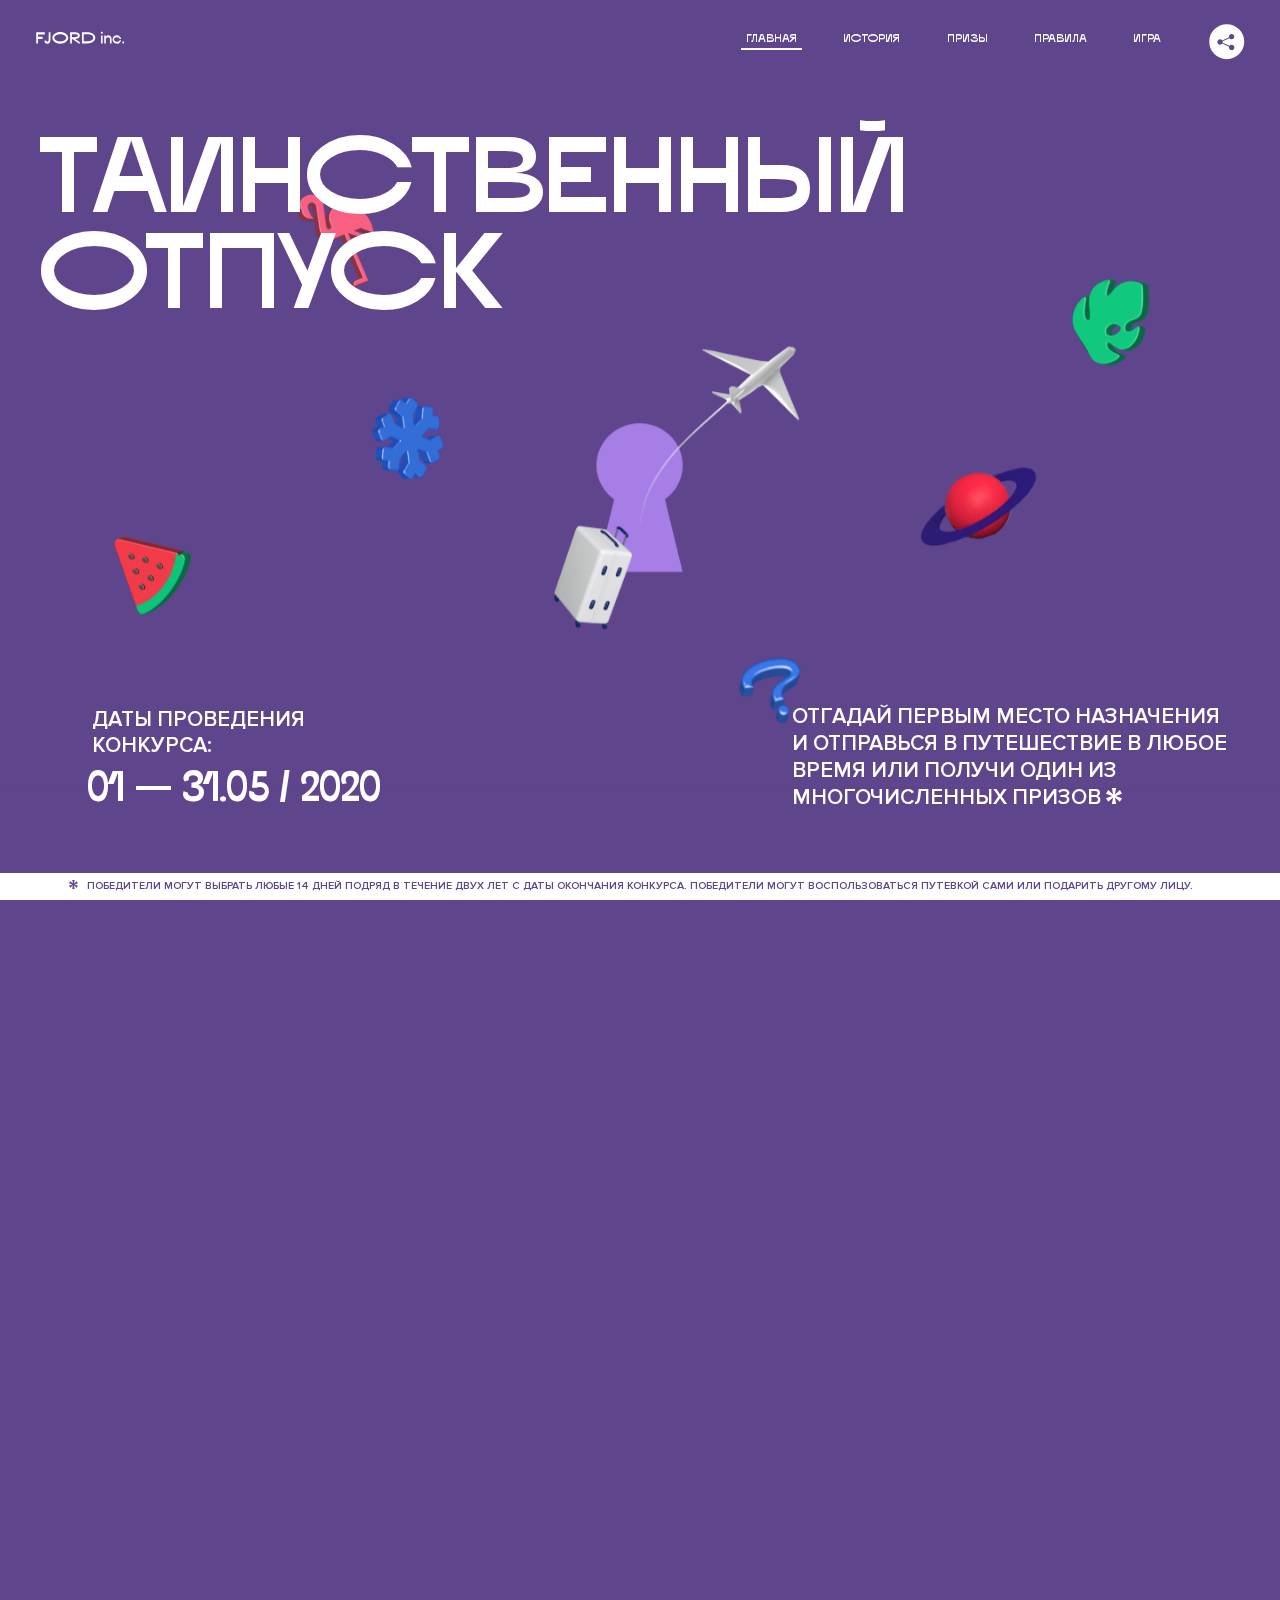
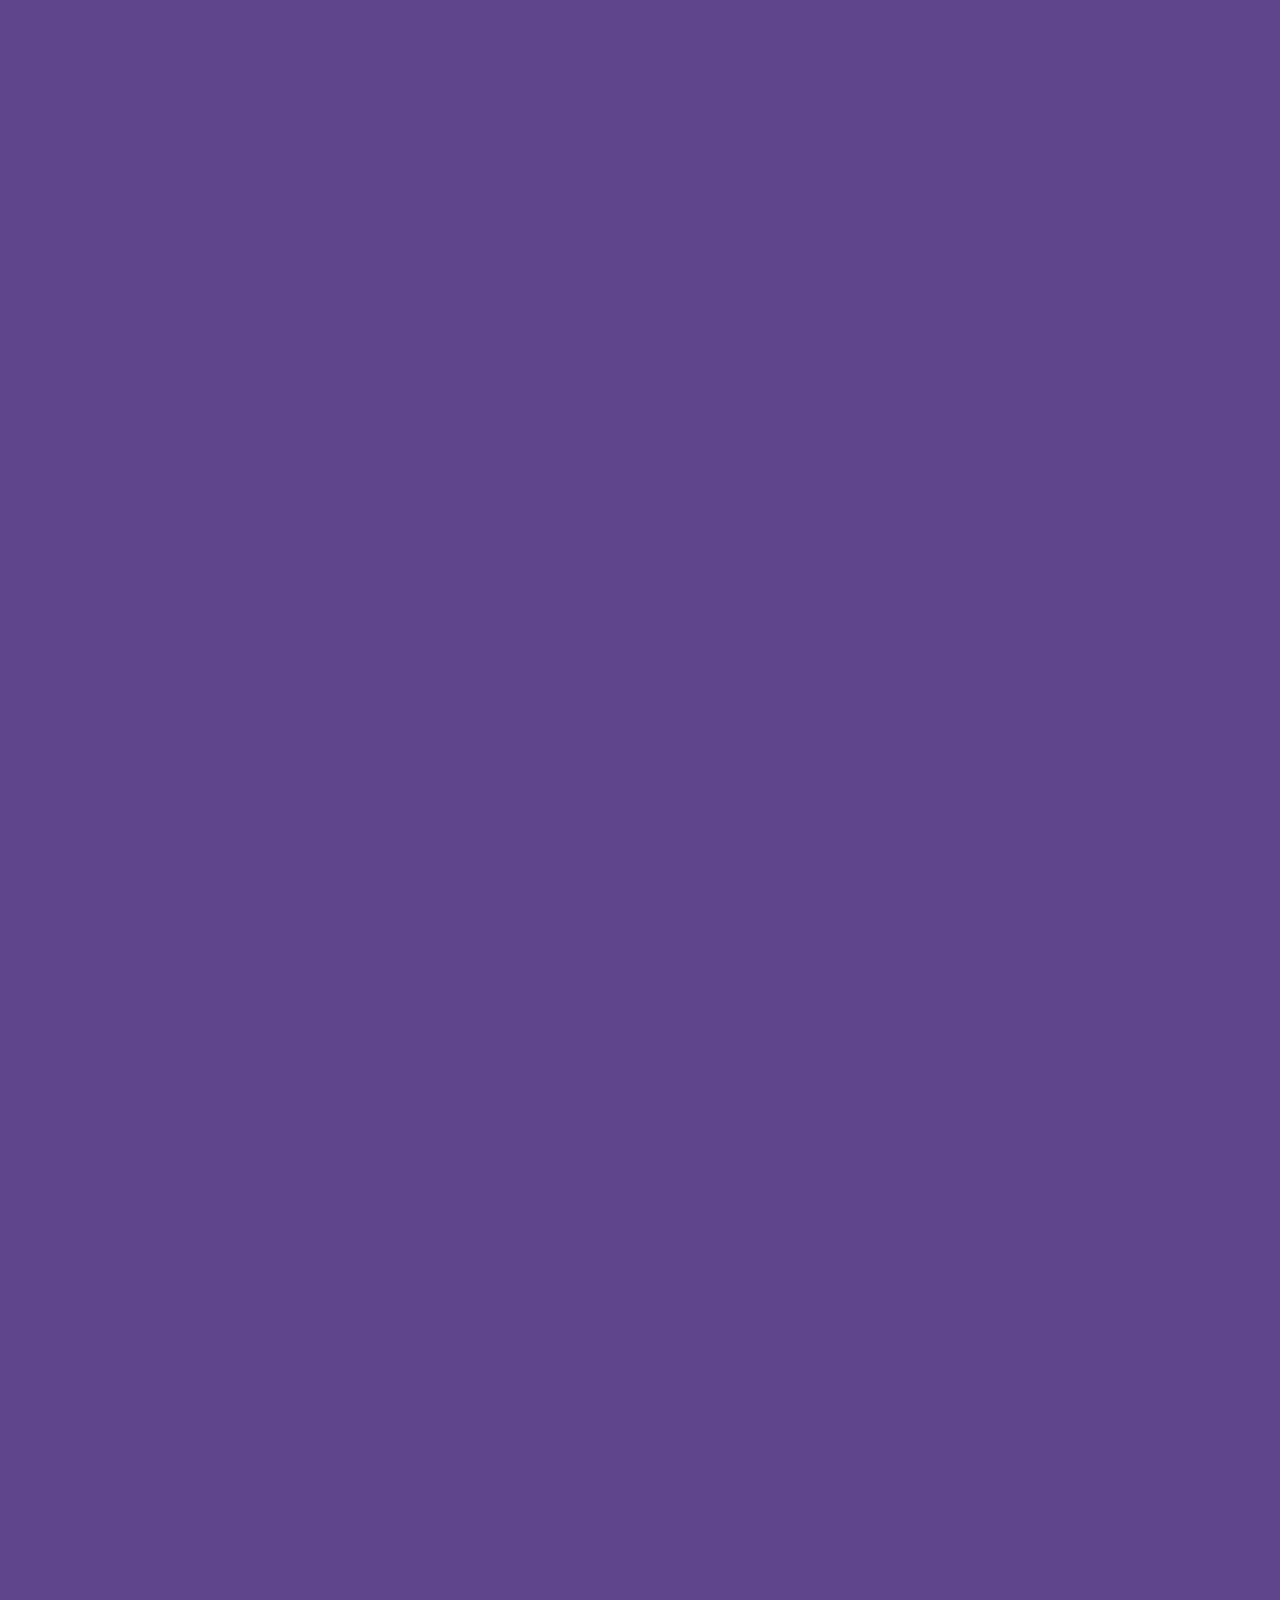
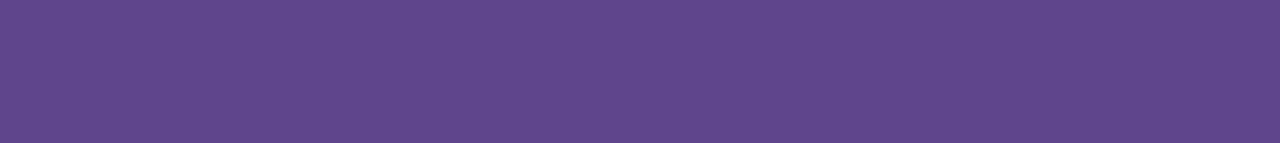
<file: 1/index.html>
<!DOCTYPE html>
<html lang="ru">
<head>
  <meta charset="UTF-8">
  <meta name="description" content="">
  <meta name="viewport" content="width=device-width, initial-scale=1.0">
  <meta http-equiv="X-UA-Compatible" content="ie=edge">
  <title>Mysterious Vacation</title>
  <link rel="stylesheet" href="css/style.min.css">
<link href="css/style.min.css" rel="stylesheet">  <base href="https://htmlacademy-animation.github.io/103788-magic-vacation-1/1/">
</head>
<body>

  <header class="page-header js-header">
    <div class="page-header__wrapper">
      <a href="#" class="page-header__logo" aria-label="Перейти на страницу FJORD.Inc">
        <svg width="100" height="15" viewBox="0 0 100 15" fill="none" xmlns="http://www.w3.org/2000/svg">
          <path d="M0.26 1.4V14H2.276V8.906H7.334V6.44H2.276V3.848H9.872V1.4H0.26ZM12.733 14.36C15.127 14.36 16.243 12.65 16.243 9.5V1.4H14.263V8.96C14.263 11.21 13.723 11.876 12.733 11.876C11.833 11.876 11.473 11.3 11.347 10.58L9.36702 10.94C9.63702 13.046 10.663 14.36 12.733 14.36ZM18.3918 7.7C18.3918 11.372 22.3878 14.36 27.3198 14.36C32.2518 14.36 36.2478 11.372 36.2478 7.7C36.2478 4.028 32.2518 1.04 27.3198 1.04C22.3878 1.04 18.3918 4.028 18.3918 7.7ZM20.6058 7.7C20.6058 5.378 23.6118 3.524 27.3198 3.524C30.9918 3.524 33.9798 5.378 33.9798 7.7C33.9798 10.004 30.9918 11.858 27.3198 11.858C23.6118 11.858 20.6058 10.004 20.6058 7.7ZM40.403 14V8.906H40.799L49.079 14.702V12.38L44.039 8.906H44.201C47.999 8.906 49.277 7.304 49.277 5.162C49.277 3.092 47.999 1.4 44.201 1.4H38.387V14H40.403ZM43.535 3.722C45.785 3.722 47.045 4.136 47.045 5.432C47.045 6.764 45.785 7.034 43.535 7.034H40.403V3.722H43.535ZM51.6936 1.382V14H57.8676C62.7456 14 66.7236 11.534 66.7236 7.7C66.7236 3.848 62.7456 1.382 57.8676 1.382H51.6936ZM53.7096 11.624V3.722H57.5436C61.5396 3.722 64.4916 5.018 64.4916 7.7C64.4916 10.238 61.5396 11.624 57.5436 11.624H53.7096ZM73.1832 14.018H74.9832V5H73.1832V14.018ZM72.9132 1.976C72.9132 2.57 73.3992 3.092 74.0832 3.092C74.7492 3.092 75.2352 2.57 75.2352 1.976C75.2352 1.382 74.7672 0.805999 74.0832 0.805999C73.3812 0.805999 72.9132 1.382 72.9132 1.976ZM76.7867 14H78.5687V9.104C78.7487 8.006 79.5947 6.962 81.0887 6.962C82.1147 6.962 83.2667 7.448 83.2667 9.554V14H85.0487V9.014C85.0487 6.152 83.2307 4.73 81.3587 4.73C79.9187 4.73 79.0727 5.558 78.5687 6.854V5H76.7867V14ZM90.9898 14.27C93.5098 14.27 95.3818 12.506 95.7238 10.328H94.0498C93.7258 11.3 92.6998 12.02 90.9898 12.02C88.8478 12.02 87.7678 10.922 87.7678 9.59C87.7678 8.24 88.8478 6.962 90.9898 6.962C92.7538 6.962 93.7978 7.844 94.0858 8.924H95.7418C95.4358 6.71 93.6178 4.73 90.9898 4.73C88.0918 4.73 86.1298 7.124 86.1298 9.59C86.1298 12.074 88.1278 14.27 90.9898 14.27ZM97.0693 12.938C97.0693 13.658 97.5553 14.144 98.2753 14.144C98.9953 14.144 99.4813 13.658 99.4813 12.938C99.4813 12.2 98.9953 11.714 98.2753 11.714C97.5553 11.714 97.0693 12.2 97.0693 12.938Z" fill="currentColor"></path>
        </svg>
      </a>
      <button class="page-header__toggler js-menu-toggler" type="button" aria-label="Управление мобильным меню"><span>Меню</span></button>
      <nav class="page-header__nav">
        <div class="page-header__menu js-menu" id="menu">
          <ul>
            <li>
              <a class="js-menu-link active" href="#top" data-href="top">главная</a>
            </li>
            <li>
              <a class="js-menu-link" href="#story" data-href="story">история</a>
            </li>
            <li>
              <a class="js-menu-link" href="#prizes" data-href="prizes">призы</a>
            </li>
            <li>
              <a class="js-menu-link" href="#rules" data-href="rules">правила</a>
            </li>
            <li>
              <a class="js-menu-link" href="#game" data-href="game">игра</a>
            </li>
          </ul>
        </div>
        <div class="page-header__social">
          <div class="social-block js-social-block">
            <button class="social-block__toggler" aria-label="Управлять блоком с социальными кнопками">
              <svg width="26" height="22" viewBox="0 0 27 22" fill="none" xmlns="http://www.w3.org/2000/svg">
                <path d="M19.6721 7.43664C21.6273 7.43664 23.213 5.85095 23.213 3.89566C23.213 1.94037 21.6273 0.354675 19.6721 0.354675C17.7168 0.354675 16.1311 1.94037 16.1311 3.89566C16.1311 4.19968 16.1728 4.49178 16.2458 4.77345L7.21751 8.95527C6.57519 8.05214 5.52303 7.46049 4.33078 7.46049C2.37549 7.46049 0.789795 9.04618 0.789795 11.0015C0.789795 12.9568 2.37549 14.5425 4.33078 14.5425C5.52303 14.5425 6.57668 13.9508 7.21751 13.0477L16.2458 17.2295C16.1743 17.5112 16.1311 17.8033 16.1311 18.1073C16.1311 20.0626 17.7168 21.6483 19.6721 21.6483C21.6273 21.6483 23.213 20.0626 23.213 18.1073C23.213 16.152 21.6273 14.5663 19.6721 14.5663C18.4798 14.5663 17.4262 15.158 16.7853 16.0611L7.75701 11.8793C7.82854 11.5976 7.87176 11.3055 7.87176 11.0015C7.87176 10.6974 7.83003 10.4053 7.75701 10.1237L16.7853 5.94186C17.4262 6.84499 18.4783 7.43664 19.6721 7.43664Z" fill="currentColor"></path>
              </svg>
            </button>
            <ul class="social-block__list">
              <li>
                <a class="social-block__link social-block__link--fb" href="#" aria-label="Мы на Facebook">
                  <svg width="8" height="17" viewBox="0 0 8 17" fill="none" xmlns="http://www.w3.org/2000/svg">
                    <path d="M4.24646 16.9899H1.09275L1.05793 8.49828H0V5.30707H1.05793V3.81124C1.05793 1.42084 2.57654 0 5.21735 0H7.41758V3.18585H5.30841C4.28262 3.18585 4.2478 3.48582 4.2478 4.24914V5.30707H7.42964L7.16716 8.49828H4.2478V16.9899H4.24646Z" fill="currentColor"></path>
                  </svg>
                </a>
              </li>
              <li>
                <a class="social-block__link social-block__link--insta" href="#" aria-label="Мы в Instagram">
                  <svg width="15" height="15" viewBox="0 0 15 15" fill="none" xmlns="http://www.w3.org/2000/svg">
                    <path d="M11.0197 0H4.19806C2.14246 0 0.471191 1.66993 0.471191 3.72285V10.5499C0.471191 12.6082 2.14112 14.2727 4.19806 14.2727H11.0197C13.0753 14.2727 14.7466 12.6082 14.7466 10.5499V3.72285C14.7466 1.67127 13.0753 0 11.0197 0ZM11.0197 12.4849H4.19806C3.13076 12.4849 2.26432 11.6158 2.26432 10.5512V3.72419C2.26432 2.65956 3.13076 1.79715 4.19806 1.79715H11.0197C12.087 1.79715 12.9535 2.6609 12.9535 3.72419V10.5512C12.9535 11.6145 12.087 12.4849 11.0197 12.4849Z" fill="currentColor"></path>
                    <path d="M7.60887 3.11084C5.38989 3.11084 3.58203 4.9187 3.58203 7.14036C3.58203 9.35532 5.38989 11.1645 7.60887 11.1645C9.83053 11.1645 11.6357 9.35666 11.6357 7.14036C11.6357 4.9187 9.83053 3.11084 7.60887 3.11084ZM7.60887 9.36871C6.37551 9.36871 5.37784 8.37372 5.37784 7.14036C5.37784 5.90699 6.37551 4.90665 7.60887 4.90665C8.83822 4.90665 9.84259 5.90833 9.84259 7.14036C9.84392 8.37238 8.83822 9.36871 7.60887 9.36871Z" fill="currentColor"></path>
                    <path d="M11.3573 2.35962C10.8256 2.35962 10.3931 2.79752 10.3931 3.32381C10.3931 3.85546 10.8256 4.29336 11.3573 4.29336C11.8862 4.29336 12.3215 3.85546 12.3215 3.32381C12.3215 2.79752 11.8862 2.35962 11.3573 2.35962Z" fill="currentColor"></path>
                  </svg>
                </a>
              </li>
              <li>
                <a class="social-block__link social-block__link--vk" href="#" aria-label="Мы ВКонтакте">
                  <svg width="17" height="10" viewBox="0 0 17 10" fill="none" xmlns="http://www.w3.org/2000/svg">
                    <path d="M14.1234 4.9002C14.1234 4.9002 16.3623 1.72708 16.5866 0.680242C16.6595 0.312285 16.4947 0.103188 16.1069 0.103188C16.1069 0.103188 14.8193 0.103188 14.168 0.103188C13.7235 0.103188 13.5587 0.293278 13.4235 0.579768C13.4235 0.579768 12.3724 2.82553 11.0969 4.24712C10.6861 4.70333 10.4781 4.84318 10.2511 4.84318C10.0646 4.84318 9.98625 4.6911 9.98625 4.27834V0.649016C9.98625 0.147997 9.92545 0.00135496 9.5066 0.00135496H6.39628C6.15578 0.00135496 6.0085 0.134417 6.0085 0.324506C6.0085 0.801084 6.73406 0.908351 6.73406 2.20231V4.87305C6.73406 5.40529 6.70569 5.61575 6.45303 5.61575C5.78016 5.61575 4.19528 3.30618 3.30623 0.678887C3.12923 0.145282 2.93737 0 2.43475 0H0.486409C0.205373 0 0 0.190085 0 0.476576C0 0.991172 0.60666 3.40801 2.99277 6.64358C4.59927 8.8201 6.70569 10 8.60269 10C9.76196 10 10.0416 9.80312 10.0416 9.31432V7.63883C10.0416 7.22607 10.2065 7.04956 10.4429 7.04956C10.7078 7.04956 11.1847 7.13238 12.2805 8.22268C13.5843 9.47862 13.6762 10 14.3896 10H16.5676C16.7919 10 17 9.89273 17 9.52342C17 9.02919 16.3623 8.15343 15.384 7.10659C14.9801 6.56755 14.3302 5.98914 14.1248 5.72301C13.8275 5.40801 13.9154 5.23014 14.1234 4.9002Z" fill="currentColor"></path>
                  </svg>
                </a>
              </li>
            </ul>
          </div>
        </div>
      </nav>
    </div>
  </header>

  <main class="page-content">

    <section class="animation-screen"></section>

    <section class="screen screen--hidden screen--intro js-scrollspy" id="top">
      <div class="screen__wrapper">
        <div class="intro">
          <h1 class="intro__title">Таинственный отпуск</h1>
          <div class="intro__content">
            <div class="intro__info">
              <p class="intro__label">Даты проведения конкурса:</p>
              <p class="intro__date">01 — 31.05 / 2020</p>
            </div>
            <div class="intro__message">
              <p>
                Отгадай первым место назначения и&nbsp;отправься в&nbsp;путешествие в&nbsp;любое время или получи один из многочисленных призов
                <svg width="16" height="16" viewBox="0 0 10 10" fill="none" xmlns="http://www.w3.org/2000/svg">
                  <path d="M0 6.35337L3.90271 4.99012L0 3.64663L1.34615 1.32374L4.44287 4.01073L3.67364 0H6.34615L5.57692 4.01073L8.65385 1.32374L10 3.64663L6.13405 4.99012L10 6.35337L8.65385 8.65651L5.57692 5.98927L6.34615 10H3.67364L4.44287 5.96952L1.34615 8.65651L0 6.35337Z" fill="currentColor"></path>
                </svg>
              </p>
            </div>
          </div>
        </div>
      </div>
      <div class="screen__footer js-footer">
        <button class="screen__footer-enlarge js-footer-toggler" type="button" aria-label="Показать сообщение">
          <svg width="10" height="10" viewBox="0 0 10 10" fill="none" xmlns="http://www.w3.org/2000/svg">
            <path d="M0 6.35337L3.90271 4.99012L0 3.64663L1.34615 1.32374L4.44287 4.01073L3.67364 0H6.34615L5.57692 4.01073L8.65385 1.32374L10 3.64663L6.13405 4.99012L10 6.35337L8.65385 8.65651L5.57692 5.98927L6.34615 10H3.67364L4.44287 5.96952L1.34615 8.65651L0 6.35337Z" fill="currentColor"></path>
          </svg>
        </button>
        <button class="screen__footer-collapse js-footer-toggler" type="button" aria-label="Скрыть сообщение">
          <svg width="13" height="13" viewBox="0 0 13 13" fill="none" xmlns="http://www.w3.org/2000/svg">
            <line x1="12.3536" y1="0.353553" x2="0.738349" y2="11.9688" stroke="currentColor"></line>
            <line x1="0.738319" y1="0.539925" x2="12.3535" y2="12.1551" stroke="currentColor"></line>
          </svg>
        </button>
        <div class="screen__footer-wrapper">
          <div class="screen__footer-announce">
            <p class="screen__footer-label">Даты проведения конкурса:</p>
            <p class="screen__footer-date">01 — 31.05 / 2020</p>
          </div>
          <div class="screen__footer-note">
            <p>
              <svg width="10" height="10" viewBox="0 0 10 10" fill="none" xmlns="http://www.w3.org/2000/svg">
                <path d="M0 6.35337L3.90271 4.99012L0 3.64663L1.34615 1.32374L4.44287 4.01073L3.67364 0H6.34615L5.57692 4.01073L8.65385 1.32374L10 3.64663L6.13405 4.99012L10 6.35337L8.65385 8.65651L5.57692 5.98927L6.34615 10H3.67364L4.44287 5.96952L1.34615 8.65651L0 6.35337Z" fill="currentColor"></path>
              </svg>
              <span>Победители могут выбрать любые 14 дней подряд в&nbsp;течение двух лет с&nbsp;даты окончания конкурса. Победители могут воспользоваться путевкой сами или подарить другому лицу.</span>
            </p>
          </div>
        </div>
      </div>
    </section>

    <section class="screen screen--hidden screen--story js-scrollspy" id="story">

      <div class="slider swiper-container js-slider">

        <div class="swiper-wrapper">

          <div class="slider__item swiper-slide">
            <h2 class="slider__item-title">История</h2>
            <p class="slider__item-text">Джеймс Таргет был основателем компании &laquo;Fjord Inc.&raquo;. С&nbsp;1965 года &laquo;Fjord Inc.&raquo; прославилась надёжными и&nbsp;удобными чемоданами и&nbsp;аксессуарами для туристов.</p>
          </div>

          <div class="slider__item swiper-slide">
            <p class="slider__item-text">Когда Джеймсу было 7&nbsp;лет, в&nbsp;их&nbsp;доме гостил дядюшка и&nbsp;развлекал детей рассказами о&nbsp;своей поездке в&nbsp;место, показавшееся малышу Таргету невероятным. Тогда Джеймс решил, что однажды посетит его, но&nbsp;не&nbsp;будет рассказывать о&nbsp;мечте, пока не&nbsp;осуществит.</p>
          </div>

          <div class="slider__item swiper-slide">
            <p class="slider__item-text">Джеймс Таргет стал увлеченным путешественником. Он&nbsp;посетил 5&nbsp;континентов, 126&nbsp;стран.</p>
          </div>

          <div class="slider__item swiper-slide">
            <p class="slider__item-text">Он&nbsp;сплавлялся по&nbsp;Амазонке и&nbsp;погружался в&nbsp;пещеры Франции, медитировал в&nbsp;горах Тибета и&nbsp;пожимал руку вождя племени Акугауа.</p>
          </div>

          <div class="slider__item swiper-slide">
            <p class="slider__item-text">Из&nbsp;своих поездок Джеймс Таргет привозил идеи, как сделать свои чемоданы &laquo;Fjord Inc.&raquo; удобными и&nbsp;приспособленными к&nbsp;разным дорожным условиям.</p>
          </div>

          <div class="slider__item swiper-slide">
            <p class="slider__item-text">Всё это время Джеймс не&nbsp;оставлял идею поездки своей мечты. Однако, как только он&nbsp;брался за&nbsp;планирование, возникали препятствия, не&nbsp;позволяющие отправиться туда.</p>
          </div>

          <div class="slider__item swiper-slide">
            <p class="slider__item-text">В&nbsp;возрасте 67&nbsp;лет Джеймс Таргет попал под лавину и&nbsp;погиб. В&nbsp;своём завещании он&nbsp;поручил отправить в&nbsp;заветное путешествие трёх смельчаков, единых с&nbsp;ним духом.</p>
          </div>

          <div class="slider__item swiper-slide">
            <p class="slider__item-text">Тех, кто сможет узнать таинственное место, задавая вопросы специально обученному ИИ&nbsp;&laquo;Соне&raquo;, ждет фантастическое путешествие.</p>
          </div>
        </div>
        <div class="slider__controls">
          <button class="slider__control slider__control--prev js-control-prev" type="button" aria-label="Показать предыдущую историю">
            <svg width="12" height="22" viewBox="0 0 12 22" fill="none" xmlns="http://www.w3.org/2000/svg">
              <path d="M11 1L1 11L11 21" stroke="currentColor" stroke-width="2" stroke-linejoin="round"></path>
            </svg>
          </button>
          <button class="slider__control slider__control--next js-control-next" type="button" aria-label="Показать следующую историю">
            <svg width="12" height="22" viewBox="0 0 12 22" fill="none" xmlns="http://www.w3.org/2000/svg">
              <path d="M1 1L11 11L1 21" stroke="currentColor" stroke-width="2" stroke-linejoin="round"></path>
            </svg>
          </button>
        </div>
        <div class="slider__pagination swiper-pagination"></div>
      </div>
    </section>

    <section class="screen screen--hidden screen--prizes js-scrollspy" id="prizes">
      <div class="screen__wrapper">
        <div class="prizes">
          <h2 class="prizes__title">ПРизы</h2>
          <div class="prizes__lead">
            <p>Найди ответ и&nbsp;получи один из&nbsp;призов:</p>
          </div>
          <ul class="prizes__list">
            <li class="prizes__item prizes__item--journeys">
              <div class="prizes__icon">
                <picture>
                  <source srcset="img/prize1-mob.svg" media="(orientation: portrait)">
                  <img src="img/prize1.svg" alt="">
                </picture>
              </div>
              <p class="prizes__desc">
                <b>3</b>
                <span>загадочных путешествия</span>
              </p>
            </li>
            <li class="prizes__item prizes__item--cases">
              <div class="prizes__icon">
                <picture>
                  <source srcset="img/prize2-mob.svg" media="(orientation: portrait)">
                  <img src="img/prize2.svg" alt="">
                </picture>
              </div>
              <p class="prizes__desc">
                <b>7</b>
                <span>надежных чемоданов</span>
              </p>
            </li>
            <li class="prizes__item prizes__item--codes">
              <div class="prizes__icon">
                <picture>
                  <source srcset="img/prize3-mob.svg" media="(orientation: portrait)">
                  <img src="img/prize3.svg" alt="">
                </picture>
              </div>
              <p class="prizes__desc">
                <b>900</b>
                <span>
                  промокодов на&nbsp;скидку 15%
                  <svg width="10" height="10" viewBox="0 0 10 10" fill="none" xmlns="http://www.w3.org/2000/svg">
                    <path d="M0 6.35337L3.90271 4.99012L0 3.64663L1.34615 1.32374L4.44287 4.01073L3.67364 0H6.34615L5.57692 4.01073L8.65385 1.32374L10 3.64663L6.13405 4.99012L10 6.35337L8.65385 8.65651L5.57692 5.98927L6.34615 10H3.67364L4.44287 5.96952L1.34615 8.65651L0 6.35337Z" fill="currentColor"></path>
                  </svg>
                </span>
              </p>
            </li>
          </ul>
        </div>
      </div>
      <div class="screen__footer js-footer">
        <button class="screen__footer-enlarge js-footer-toggler" type="button" aria-label="Показать сообщение">
          <svg width="10" height="10" viewBox="0 0 10 10" fill="none" xmlns="http://www.w3.org/2000/svg">
            <path d="M0 6.35337L3.90271 4.99012L0 3.64663L1.34615 1.32374L4.44287 4.01073L3.67364 0H6.34615L5.57692 4.01073L8.65385 1.32374L10 3.64663L6.13405 4.99012L10 6.35337L8.65385 8.65651L5.57692 5.98927L6.34615 10H3.67364L4.44287 5.96952L1.34615 8.65651L0 6.35337Z" fill="currentColor"></path>
          </svg>
        </button>
        <button class="screen__footer-collapse js-footer-toggler" type="button" aria-label="Скрыть сообщение">
          <svg width="13" height="13" viewBox="0 0 13 13" fill="none" xmlns="http://www.w3.org/2000/svg">
            <line x1="12.3536" y1="0.353553" x2="0.738349" y2="11.9688" stroke="currentColor"></line>
            <line x1="0.738319" y1="0.539925" x2="12.3535" y2="12.1551" stroke="currentColor"></line>
          </svg>
        </button>
        <div class="screen__footer-wrapper">
          <div class="screen__footer-announce">
            <p class="screen__footer-label">Даты проведения конкурса:</p>
            <p class="screen__footer-date">01 — 31.05 / 2020</p>
          </div>
          <div class="screen__footer-note">
            <p>
              <svg width="10" height="10" viewBox="0 0 10 10" fill="none" xmlns="http://www.w3.org/2000/svg">
                <path d="M0 6.35337L3.90271 4.99012L0 3.64663L1.34615 1.32374L4.44287 4.01073L3.67364 0H6.34615L5.57692 4.01073L8.65385 1.32374L10 3.64663L6.13405 4.99012L10 6.35337L8.65385 8.65651L5.57692 5.98927L6.34615 10H3.67364L4.44287 5.96952L1.34615 8.65651L0 6.35337Z" fill="currentColor"></path>
              </svg>
              <span>Скидка&nbsp;15% на&nbsp;единоразовое приобретение путёвки с&nbsp;1&nbsp;июня 2020 по&nbsp;31&nbsp;мая 2022&nbsp;года. Суммируется с&nbsp;другими акциями</span>
            </p>
          </div>
        </div>
      </div>
    </section>

    <section class="screen screen--hidden screen--rules js-scrollspy" id="rules">
      <div class="screen__wrapper">
        <div class="rules">
          <h2 class="rules__title">Правила</h2>
          <div class="rules__lead">
            <p>Для того чтобы получить наследство Джеймса Таргета, тебе нужно выведать у&nbsp;&laquo;Сони&raquo;, куда предстоит отправиться тебе в&nbsp;случае победы</p>
          </div>
          <ol class="rules__list">
            <li class="rules__item">
              <p>Тебе отводится <br>5&nbsp;минут</p>
            </li>
            <li class="rules__item">
              <p>Задавай любые вопросы в&nbsp;текстовом поле</p>
            </li>
            <li class="rules__item">
              <p>Нажимай кнопку &laquo;Узнать&raquo;, чтобы получить ответ</p>
            </li>
            <li class="rules__item">
              <p>&laquo;Соня&raquo; может отвечать только&nbsp;Да или Нет</p>
            </li>
          </ol>
          <a href="#game" class="rules__link btn">Погнали!</a>
        </div>
      </div>
      <div class="screen__disclaimer">
        <div class="disclaimer">
          <ul>
            <li>
              <a href="#">Правовая информация</a>
            </li>
            <li>
              <a href="#">Подробные правила</a>
            </li>
          </ul>
        </div>
      </div>
    </section>

    <section class="screen screen--hidden screen--game js-scrollspy" id="game">
      <div class="screen__wrapper">
        <div class="game">
          <div class="game__header">
            <h2 class="game__title">Игра</h2>
            <div class="game__counter">
              <span>05</span>:<span>00</span>
            </div>
          </div>
          <div class="game__body">
            <div class="chat">
              <div class="chat__body js-chat">
                <ul class="chat__list" id="messages"></ul>
              </div>
              <div class="chat__footer">
                <form action="#" method="post" class="form" id="message-form">
                  <label for="message-field" class="visually-hidden">Поле для ввода вопроса</label>
                  <input type="text" class="form__field" id="message-field">
                  <button class="form__button btn">
                    Узнать
                    <svg width="18" height="19" viewBox="0 0 18 19" fill="none" xmlns="http://www.w3.org/2000/svg">
                      <path stroke="currentColor" stroke-width="2" d="M9 19V1"></path>
                      <path d="M1 9l8-8 8 8" stroke="currentColor" stroke-width="2" stroke-linejoin="round"></path>
                    </svg>
                  </button>
                </form>
              </div>
            </div>
          </div>
          <!-- временные кнопки для показа результата -->
          <div class="game__buttons">
            <button class="game__button btn js-show-result" type="button" data-target="result">Положительный результат</button>
            <button class="game__button btn js-show-result" type="button" data-target="result2">Положительный результат - 2</button>
            <button class="game__button btn js-show-result" type="button" data-target="result3">Отрицательный результат</button>
          </div>
        </div>
      </div>
    </section>

    <section class="screen screen--hidden screen--result" id="result">
      <div class="screen__wrapper">
        <div class="result result--trip">
          <div class="result__image">
            <picture>
              <source srcset="img/result1-mob.png 1x, img/result1-mob@2x.png 2x" media="(max-width: 768px) and (orientation: portrait)">
              <img src="img/result1.png" srcset="img/result1@2x.png 2x" alt="">
            </picture>
          </div>
          <h2 class="result__title">
            <span class="visually-hidden">ПОбеда!</span>
            <svg xmlns="http://www.w3.org/2000/svg" viewBox="0 0 568.85 109.24">
              <path d="M16,24.44V92H2.6V8H75V92H61.52V24.44H16Z" transform="translate(-2.1 -1.5)" fill="none" stroke="currentColor"></path>
              <path d="M148.76,5.6c32.88,0,59.52,19.92,59.52,44.4s-26.64,44.4-59.52,44.4S89.24,74.48,89.24,50,115.88,5.6,148.76,5.6Zm0,72.12c24.48,0,44.4-12.36,44.4-27.72s-19.92-27.84-44.4-27.84C124,22.16,104,34.52,104,50S124,77.72,148.76,77.72Z" transform="translate(-2.1 -1.5)" fill="none" stroke="currentColor"></path>
              <path d="M287.36,8V24.44H236v14.4h25.32c25.44,0,34,11.16,34,26.52,0,15.6-8.52,26.64-34,26.64H222.56V8h64.8ZM256.88,76.52c15.12,0,23.52-2,23.52-11.52S272,54.44,256.88,54.44H236V76.52h20.88Z" transform="translate(-2.1 -1.5)" fill="none" stroke="currentColor"></path>
              <path d="M371.47,8V24.44H320.84V41.6h33.6V58h-33.6V75.56h50.64V92H307.4V8h64.08Z" transform="translate(-2.1 -1.5)" fill="none" stroke="currentColor"></path>
              <path d="M382.39,110.24V75.56h7.44c4.56-4.68,7.8-18.36,8.76-56L399,8h48.6V75.56h10v34.68H442.87V92H397v18.24H382.39Zm51.72-34.68V24.44H411.55v3.12c-0.48,22.44-3.24,37.68-7.2,48h29.76Z" transform="translate(-2.1 -1.5)" fill="none" stroke="currentColor"></path>
              <path d="M463.75,92l28-84h27.12l28.08,84H533.47l-7.8-23.52h-37.8L480.07,92H463.75Zm56.64-40L507,11.84,493.51,52h26.88Z" transform="translate(-2.1 -1.5)" fill="none" stroke="currentColor"></path>
              <path d="M554.12,70.4L555.55,2H569l1.44,68.4H554.12Zm8.28,6.36c4.8,0,8,3.24,8,8.16a8,8,0,1,1-16.08,0C554.35,80,557.59,76.76,562.39,76.76Z" transform="translate(-2.1 -1.5)" fill="none" stroke="currentColor"></path>
            </svg>
          </h2>
          <div class="result__text">
            <p>ты&nbsp;отправляешься в&nbsp;Арктику!</p>
          </div>
          <div class="result__form">
            <form action="#" method="post" class="form form--result">
              <label for="email-field" class="form__label">зарегистрируй результат</label>
              <input type="email" class="form__field" id="email-field" placeholder="e-mail для регистации результата и получения приза" required="">
              <button class="form__button btn">
                отправить
                <svg width="18" height="19" viewBox="0 0 18 19" fill="none" xmlns="http://www.w3.org/2000/svg">
                  <path stroke="currentColor" stroke-width="2" d="M9 19V1"></path>
                  <path d="M1 9l8-8 8 8" stroke="currentColor" stroke-width="2" stroke-linejoin="round"></path>
                </svg>
              </button>
            </form>
          </div>
        </div>
      </div>
    </section>

    <section class="screen screen--hidden screen--result" id="result2">
      <div class="screen__wrapper">
        <div class="result result--prize">
          <div class="result__image">
            <picture>
              <source srcset="img/result2-mob.png 1x, img/result2-mob@2x.png 2x" media="(max-width: 768px) and (orientation: portrait)">
              <img src="img/result2.png" srcset="img/result2@2x.png 2x" alt="">
            </picture>
          </div>
          <h2 class="result__title">
            <span class="visually-hidden">ПОбеда!</span>
            <svg xmlns="http://www.w3.org/2000/svg" viewBox="0 0 568.85 109.24">
              <path d="M16,24.44V92H2.6V8H75V92H61.52V24.44H16Z" transform="translate(-2.1 -1.5)" fill="none" stroke="currentColor"></path>
              <path d="M148.76,5.6c32.88,0,59.52,19.92,59.52,44.4s-26.64,44.4-59.52,44.4S89.24,74.48,89.24,50,115.88,5.6,148.76,5.6Zm0,72.12c24.48,0,44.4-12.36,44.4-27.72s-19.92-27.84-44.4-27.84C124,22.16,104,34.52,104,50S124,77.72,148.76,77.72Z" transform="translate(-2.1 -1.5)" fill="none" stroke="currentColor"></path>
              <path d="M287.36,8V24.44H236v14.4h25.32c25.44,0,34,11.16,34,26.52,0,15.6-8.52,26.64-34,26.64H222.56V8h64.8ZM256.88,76.52c15.12,0,23.52-2,23.52-11.52S272,54.44,256.88,54.44H236V76.52h20.88Z" transform="translate(-2.1 -1.5)" fill="none" stroke="currentColor"></path>
              <path d="M371.47,8V24.44H320.84V41.6h33.6V58h-33.6V75.56h50.64V92H307.4V8h64.08Z" transform="translate(-2.1 -1.5)" fill="none" stroke="currentColor"></path>
              <path d="M382.39,110.24V75.56h7.44c4.56-4.68,7.8-18.36,8.76-56L399,8h48.6V75.56h10v34.68H442.87V92H397v18.24H382.39Zm51.72-34.68V24.44H411.55v3.12c-0.48,22.44-3.24,37.68-7.2,48h29.76Z" transform="translate(-2.1 -1.5)" fill="none" stroke="currentColor"></path>
              <path d="M463.75,92l28-84h27.12l28.08,84H533.47l-7.8-23.52h-37.8L480.07,92H463.75Zm56.64-40L507,11.84,493.51,52h26.88Z" transform="translate(-2.1 -1.5)" fill="none" stroke="currentColor"></path>
              <path d="M554.12,70.4L555.55,2H569l1.44,68.4H554.12Zm8.28,6.36c4.8,0,8,3.24,8,8.16a8,8,0,1,1-16.08,0C554.35,80,557.59,76.76,562.39,76.76Z" transform="translate(-2.1 -1.5)" fill="none" stroke="currentColor"></path>
            </svg>
          </h2>
          <div class="result__text">
            <p>чемодан &laquo;Fjord&nbsp;Inc.&raquo;&nbsp;твой</p>
          </div>
          <div class="result__form">
            <form action="#" method="post" class="form form--result">
              <label for="email-field2" class="form__label">зарегистрируй результат</label>
              <input type="email" class="form__field" id="email-field2" placeholder="e-mail для регистации результата и получения приза" required="">
              <button class="form__button btn">
                отправить
                <svg width="18" height="19" viewBox="0 0 18 19" fill="none" xmlns="http://www.w3.org/2000/svg">
                  <path stroke="currentColor" stroke-width="2" d="M9 19V1"></path>
                  <path d="M1 9l8-8 8 8" stroke="currentColor" stroke-width="2" stroke-linejoin="round"></path>
                </svg>
              </button>
            </form>
          </div>
        </div>
      </div>
    </section>

    <section class="screen screen--hidden screen--result" id="result3">
      <div class="screen__wrapper">
        <div class="result result--negative">
          <div class="result__image">
            <picture>
              <source srcset="img/result3-mob.png 1x, img/result3-mob@2x.png 2x" media="(max-width: 768px) and (orientation: portrait)">
              <img src="img/result3.png" srcset="img/result3@2x.png 2x" alt="">
            </picture>
          </div>
          <h2 class="result__title">
            <span class="visually-hidden">Не угадал!</span>
            <svg xmlns="http://www.w3.org/2000/svg" viewBox="0 0 660.77 109.24">
              <path d="M2.66,92V8H16.1V42.2H53.3V8H66.74V92H53.3V58.64H16.1V92H2.66Z" transform="translate(-2.16 -1.5)" fill="none" stroke="currentColor"></path>
              <path d="M147.62,8V24.44H97V41.6h33.6V58H97V75.56h50.64V92H83.54V8h64.08Z" transform="translate(-2.16 -1.5)" fill="none" stroke="currentColor"></path>
              <path d="M199.22,8l20.52,42.36L235.34,8h16.44l-31,84H204.38l9.48-25.92L185.78,8h13.44Z" transform="translate(-2.16 -1.5)" fill="none" stroke="currentColor"></path>
              <path d="M273.74,24.44V92H260.3V8h50.16V24.44H273.74Z" transform="translate(-2.16 -1.5)" fill="none" stroke="currentColor"></path>
              <path d="M307.1,92l28-84h27.12l28.08,84H376.82L369,68.48h-37.8L323.42,92H307.1Zm56.64-40L350.3,11.84,336.86,52h26.88Z" transform="translate(-2.16 -1.5)" fill="none" stroke="currentColor"></path>
              <path d="M396.38,110.24V75.56h7.44c4.56-4.68,7.8-18.36,8.76-56L412.94,8h48.6V75.56h10v34.68H456.86V92H411v18.24H396.38ZM448.1,75.56V24.44H425.54v3.12c-0.48,22.44-3.24,37.68-7.2,48H448.1Z" transform="translate(-2.16 -1.5)" fill="none" stroke="currentColor"></path>
              <path d="M477.74,92l28-84h27.12L560.9,92H547.46l-7.8-23.52h-37.8L494.06,92H477.74Zm56.64-40-13.44-40.2L507.5,52h26.88Z" transform="translate(-2.16 -1.5)" fill="none" stroke="currentColor"></path>
              <path d="M568.7,76.88a13.77,13.77,0,0,0,5,1c6.6,0,10.44-6.24,12-58.32L586.22,8h46.2V92H619V24.44H598.82l-0.12,3.12C597.14,81,589,94.4,573.74,94.4a28.55,28.55,0,0,1-6.72-.84Z" transform="translate(-2.16 -1.5)" fill="none" stroke="currentColor"></path>
              <path d="M646.1,70.4L647.54,2H661l1.44,68.4H646.1Zm8.28,6.36c4.8,0,8,3.24,8,8.16a8,8,0,0,1-16.08,0C646.34,80,649.58,76.76,654.38,76.76Z" transform="translate(-2.16 -1.5)" fill="none" stroke="currentColor"></path>
            </svg>
          </h2>
          <button class="result__button js-play" type="button">
            не сдавайся!
            <span>
              <svg width="27" height="22" viewBox="0 0 27 22" fill="none" xmlns="http://www.w3.org/2000/svg">
                <path d="M10.6899 1.47998C5.42992 1.47998 1.16992 5.73998 1.16992 11C1.16992 16.26 5.42992 20.52 10.6899 20.52C15.9499 20.52 20.2099 16.26 20.2099 11V7.13998" stroke="currentColor" stroke-width="2" stroke-miterlimit="10"></path>
                <path d="M15.1099 12.5099L20.1499 7.13989L25.3099 12.6299" stroke="currentColor" stroke-width="2" stroke-miterlimit="10" stroke-linejoin="round"></path>
              </svg>
            </span>
          </button>
        </div>
      </div>
    </section>

  </main>

<script src="js/script.js"></script></body>
</html>
</file>
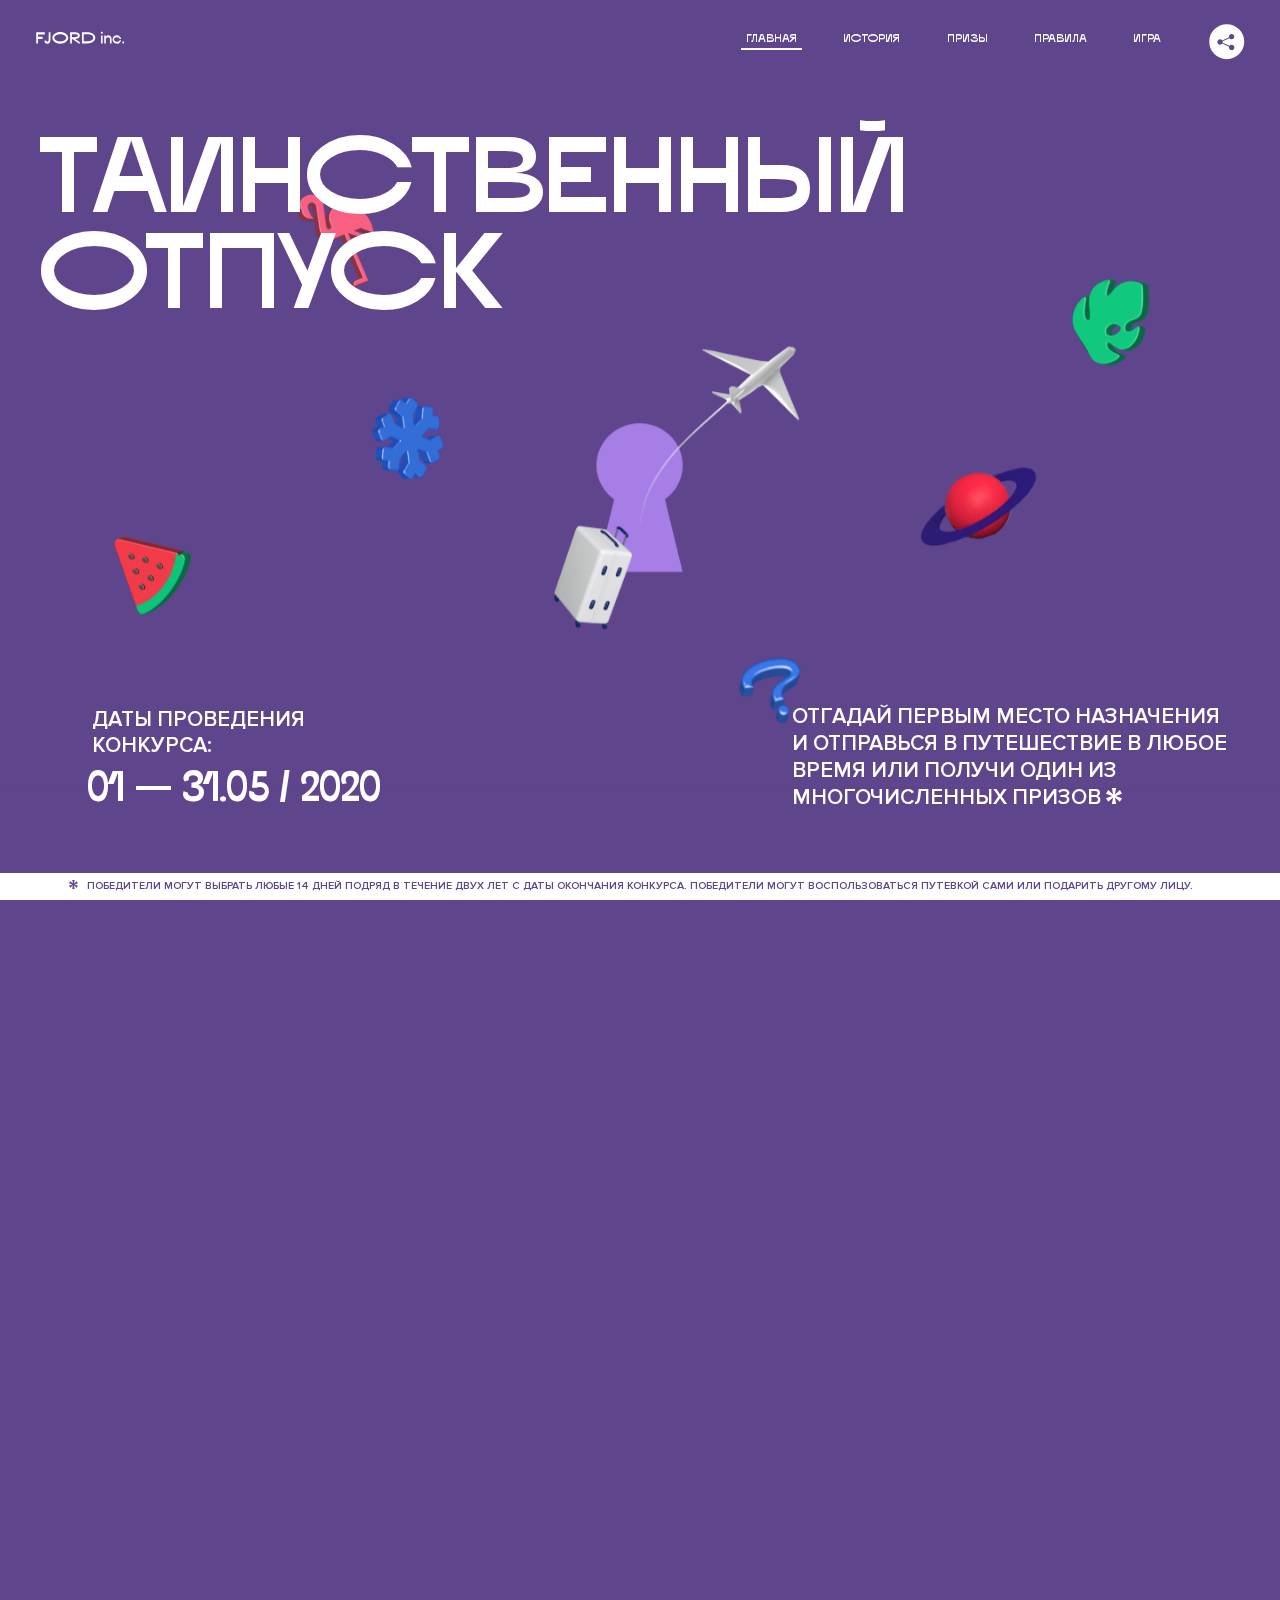
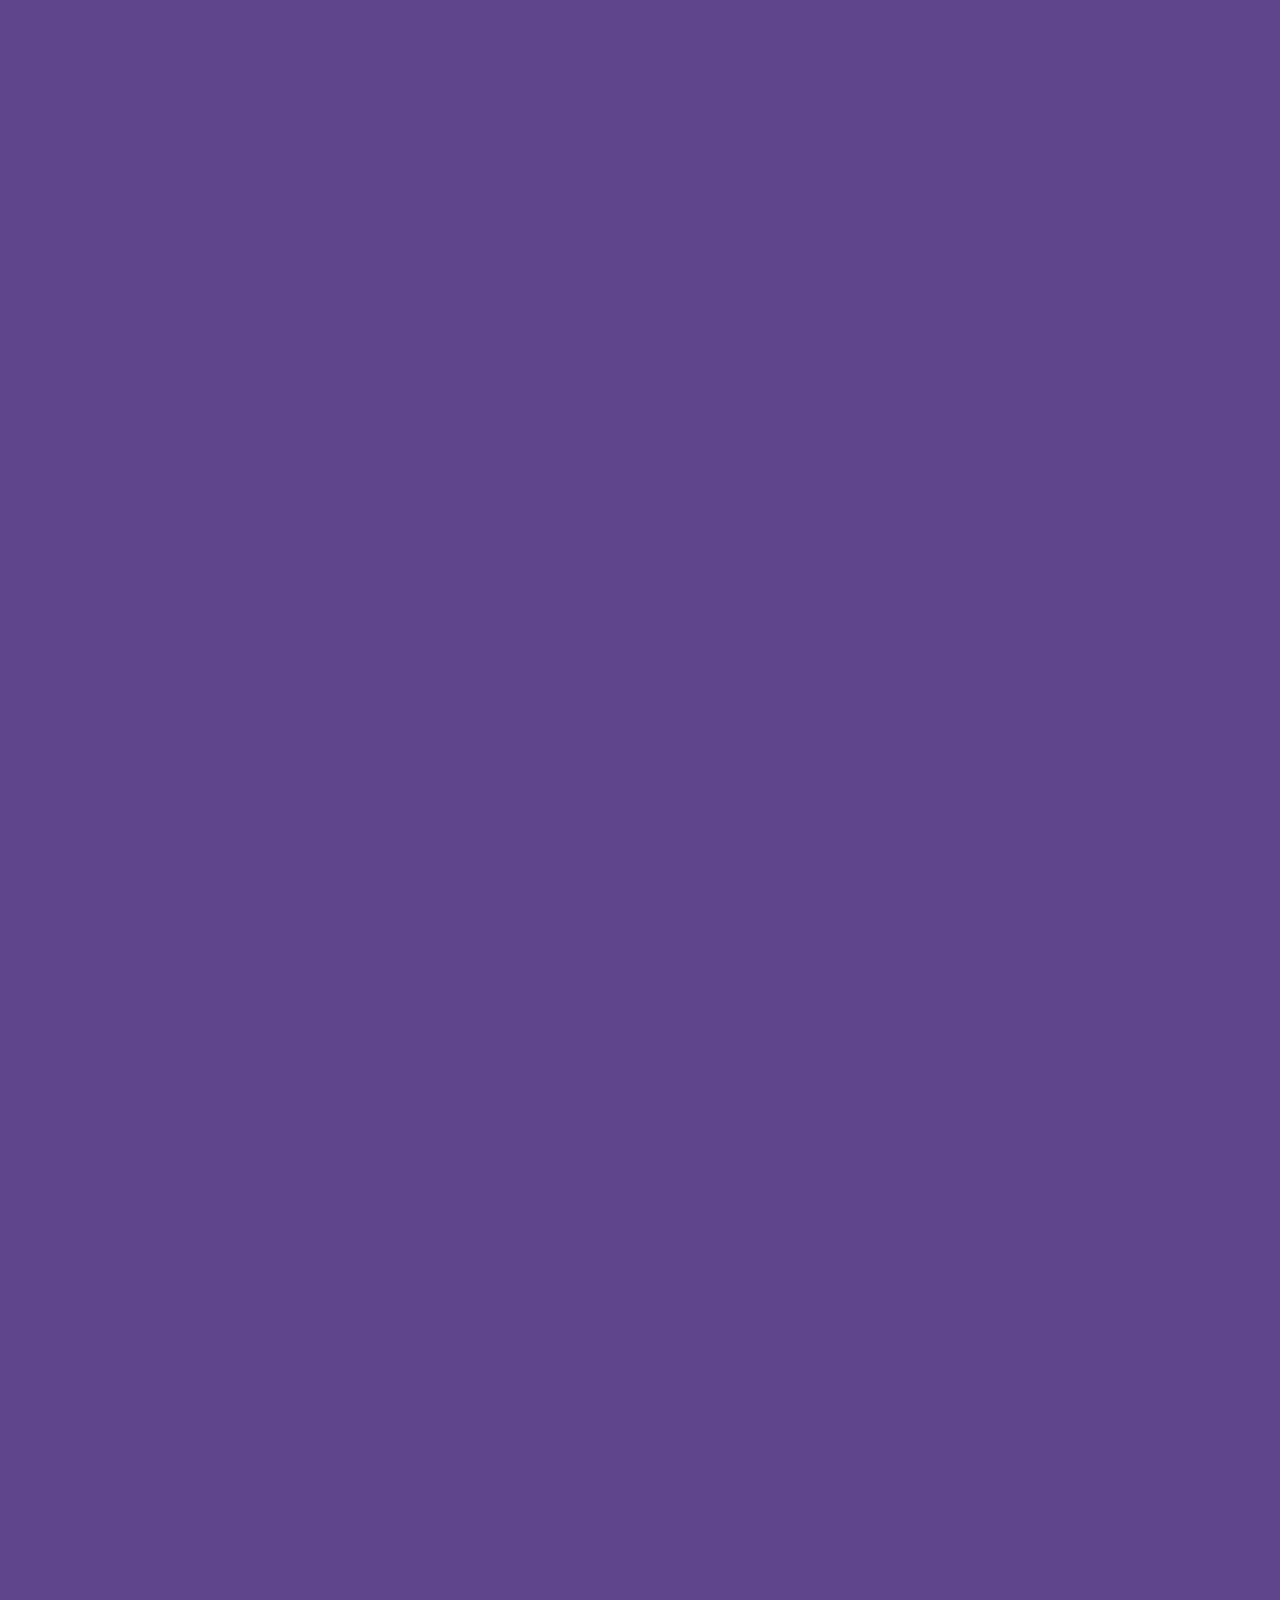
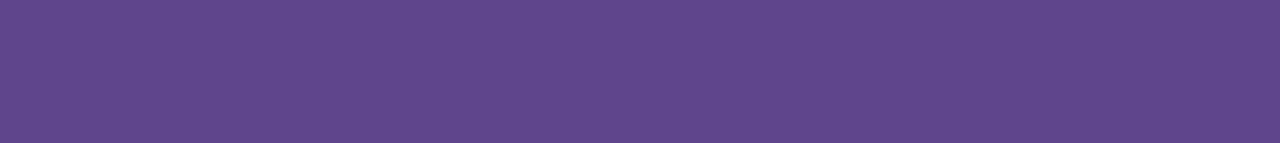
<file: 3/index.html>
<!DOCTYPE html>
<html lang="ru">
<head>
  <meta charset="UTF-8">
  <meta name="description" content="">
  <meta name="viewport" content="width=device-width, initial-scale=1.0">
  <meta http-equiv="X-UA-Compatible" content="ie=edge">
  <title>Mysterious Vacation</title>
  <link rel="stylesheet" href="css/style.min.css">
<link href="css/style.min.css" rel="stylesheet">  <base href="https://htmlacademy-animation.github.io/103788-magic-vacation-1/3/">
</head>
<body>

  <header class="page-header js-header">
    <div class="page-header__wrapper">
      <a href="#" class="page-header__logo" aria-label="Перейти на страницу FJORD.Inc">
        <svg width="100" height="15" viewBox="0 0 100 15" fill="none" xmlns="http://www.w3.org/2000/svg">
          <path d="M0.26 1.4V14H2.276V8.906H7.334V6.44H2.276V3.848H9.872V1.4H0.26ZM12.733 14.36C15.127 14.36 16.243 12.65 16.243 9.5V1.4H14.263V8.96C14.263 11.21 13.723 11.876 12.733 11.876C11.833 11.876 11.473 11.3 11.347 10.58L9.36702 10.94C9.63702 13.046 10.663 14.36 12.733 14.36ZM18.3918 7.7C18.3918 11.372 22.3878 14.36 27.3198 14.36C32.2518 14.36 36.2478 11.372 36.2478 7.7C36.2478 4.028 32.2518 1.04 27.3198 1.04C22.3878 1.04 18.3918 4.028 18.3918 7.7ZM20.6058 7.7C20.6058 5.378 23.6118 3.524 27.3198 3.524C30.9918 3.524 33.9798 5.378 33.9798 7.7C33.9798 10.004 30.9918 11.858 27.3198 11.858C23.6118 11.858 20.6058 10.004 20.6058 7.7ZM40.403 14V8.906H40.799L49.079 14.702V12.38L44.039 8.906H44.201C47.999 8.906 49.277 7.304 49.277 5.162C49.277 3.092 47.999 1.4 44.201 1.4H38.387V14H40.403ZM43.535 3.722C45.785 3.722 47.045 4.136 47.045 5.432C47.045 6.764 45.785 7.034 43.535 7.034H40.403V3.722H43.535ZM51.6936 1.382V14H57.8676C62.7456 14 66.7236 11.534 66.7236 7.7C66.7236 3.848 62.7456 1.382 57.8676 1.382H51.6936ZM53.7096 11.624V3.722H57.5436C61.5396 3.722 64.4916 5.018 64.4916 7.7C64.4916 10.238 61.5396 11.624 57.5436 11.624H53.7096ZM73.1832 14.018H74.9832V5H73.1832V14.018ZM72.9132 1.976C72.9132 2.57 73.3992 3.092 74.0832 3.092C74.7492 3.092 75.2352 2.57 75.2352 1.976C75.2352 1.382 74.7672 0.805999 74.0832 0.805999C73.3812 0.805999 72.9132 1.382 72.9132 1.976ZM76.7867 14H78.5687V9.104C78.7487 8.006 79.5947 6.962 81.0887 6.962C82.1147 6.962 83.2667 7.448 83.2667 9.554V14H85.0487V9.014C85.0487 6.152 83.2307 4.73 81.3587 4.73C79.9187 4.73 79.0727 5.558 78.5687 6.854V5H76.7867V14ZM90.9898 14.27C93.5098 14.27 95.3818 12.506 95.7238 10.328H94.0498C93.7258 11.3 92.6998 12.02 90.9898 12.02C88.8478 12.02 87.7678 10.922 87.7678 9.59C87.7678 8.24 88.8478 6.962 90.9898 6.962C92.7538 6.962 93.7978 7.844 94.0858 8.924H95.7418C95.4358 6.71 93.6178 4.73 90.9898 4.73C88.0918 4.73 86.1298 7.124 86.1298 9.59C86.1298 12.074 88.1278 14.27 90.9898 14.27ZM97.0693 12.938C97.0693 13.658 97.5553 14.144 98.2753 14.144C98.9953 14.144 99.4813 13.658 99.4813 12.938C99.4813 12.2 98.9953 11.714 98.2753 11.714C97.5553 11.714 97.0693 12.2 97.0693 12.938Z" fill="currentColor"></path>
        </svg>
      </a>
      <button class="page-header__toggler js-menu-toggler" type="button" aria-label="Управление мобильным меню"><span>Меню</span></button>
      <nav class="page-header__nav">
        <div class="page-header__menu js-menu" id="menu">
          <ul>
            <li>
              <a class="js-menu-link active" href="#top" data-href="top">главная</a>
            </li>
            <li>
              <a class="js-menu-link" href="#story" data-href="story">история</a>
            </li>
            <li>
              <a class="js-menu-link" href="#prizes" data-href="prizes">призы</a>
            </li>
            <li>
              <a class="js-menu-link" href="#rules" data-href="rules">правила</a>
            </li>
            <li>
              <a class="js-menu-link" href="#game" data-href="game">игра</a>
            </li>
          </ul>
        </div>
        <div class="page-header__social">
          <div class="social-block js-social-block">
            <button class="social-block__toggler" aria-label="Управлять блоком с социальными кнопками">
              <svg width="26" height="22" viewBox="0 0 27 22" fill="none" xmlns="http://www.w3.org/2000/svg">
                <path d="M19.6721 7.43664C21.6273 7.43664 23.213 5.85095 23.213 3.89566C23.213 1.94037 21.6273 0.354675 19.6721 0.354675C17.7168 0.354675 16.1311 1.94037 16.1311 3.89566C16.1311 4.19968 16.1728 4.49178 16.2458 4.77345L7.21751 8.95527C6.57519 8.05214 5.52303 7.46049 4.33078 7.46049C2.37549 7.46049 0.789795 9.04618 0.789795 11.0015C0.789795 12.9568 2.37549 14.5425 4.33078 14.5425C5.52303 14.5425 6.57668 13.9508 7.21751 13.0477L16.2458 17.2295C16.1743 17.5112 16.1311 17.8033 16.1311 18.1073C16.1311 20.0626 17.7168 21.6483 19.6721 21.6483C21.6273 21.6483 23.213 20.0626 23.213 18.1073C23.213 16.152 21.6273 14.5663 19.6721 14.5663C18.4798 14.5663 17.4262 15.158 16.7853 16.0611L7.75701 11.8793C7.82854 11.5976 7.87176 11.3055 7.87176 11.0015C7.87176 10.6974 7.83003 10.4053 7.75701 10.1237L16.7853 5.94186C17.4262 6.84499 18.4783 7.43664 19.6721 7.43664Z" fill="currentColor"></path>
              </svg>
            </button>
            <ul class="social-block__list">
              <li>
                <a class="social-block__link social-block__link--fb" href="#" aria-label="Мы на Facebook">
                  <svg width="8" height="17" viewBox="0 0 8 17" fill="none" xmlns="http://www.w3.org/2000/svg">
                    <path d="M4.24646 16.9899H1.09275L1.05793 8.49828H0V5.30707H1.05793V3.81124C1.05793 1.42084 2.57654 0 5.21735 0H7.41758V3.18585H5.30841C4.28262 3.18585 4.2478 3.48582 4.2478 4.24914V5.30707H7.42964L7.16716 8.49828H4.2478V16.9899H4.24646Z" fill="currentColor"></path>
                  </svg>
                </a>
              </li>
              <li>
                <a class="social-block__link social-block__link--insta" href="#" aria-label="Мы в Instagram">
                  <svg width="15" height="15" viewBox="0 0 15 15" fill="none" xmlns="http://www.w3.org/2000/svg">
                    <path d="M11.0197 0H4.19806C2.14246 0 0.471191 1.66993 0.471191 3.72285V10.5499C0.471191 12.6082 2.14112 14.2727 4.19806 14.2727H11.0197C13.0753 14.2727 14.7466 12.6082 14.7466 10.5499V3.72285C14.7466 1.67127 13.0753 0 11.0197 0ZM11.0197 12.4849H4.19806C3.13076 12.4849 2.26432 11.6158 2.26432 10.5512V3.72419C2.26432 2.65956 3.13076 1.79715 4.19806 1.79715H11.0197C12.087 1.79715 12.9535 2.6609 12.9535 3.72419V10.5512C12.9535 11.6145 12.087 12.4849 11.0197 12.4849Z" fill="currentColor"></path>
                    <path d="M7.60887 3.11084C5.38989 3.11084 3.58203 4.9187 3.58203 7.14036C3.58203 9.35532 5.38989 11.1645 7.60887 11.1645C9.83053 11.1645 11.6357 9.35666 11.6357 7.14036C11.6357 4.9187 9.83053 3.11084 7.60887 3.11084ZM7.60887 9.36871C6.37551 9.36871 5.37784 8.37372 5.37784 7.14036C5.37784 5.90699 6.37551 4.90665 7.60887 4.90665C8.83822 4.90665 9.84259 5.90833 9.84259 7.14036C9.84392 8.37238 8.83822 9.36871 7.60887 9.36871Z" fill="currentColor"></path>
                    <path d="M11.3573 2.35962C10.8256 2.35962 10.3931 2.79752 10.3931 3.32381C10.3931 3.85546 10.8256 4.29336 11.3573 4.29336C11.8862 4.29336 12.3215 3.85546 12.3215 3.32381C12.3215 2.79752 11.8862 2.35962 11.3573 2.35962Z" fill="currentColor"></path>
                  </svg>
                </a>
              </li>
              <li>
                <a class="social-block__link social-block__link--vk" href="#" aria-label="Мы ВКонтакте">
                  <svg width="17" height="10" viewBox="0 0 17 10" fill="none" xmlns="http://www.w3.org/2000/svg">
                    <path d="M14.1234 4.9002C14.1234 4.9002 16.3623 1.72708 16.5866 0.680242C16.6595 0.312285 16.4947 0.103188 16.1069 0.103188C16.1069 0.103188 14.8193 0.103188 14.168 0.103188C13.7235 0.103188 13.5587 0.293278 13.4235 0.579768C13.4235 0.579768 12.3724 2.82553 11.0969 4.24712C10.6861 4.70333 10.4781 4.84318 10.2511 4.84318C10.0646 4.84318 9.98625 4.6911 9.98625 4.27834V0.649016C9.98625 0.147997 9.92545 0.00135496 9.5066 0.00135496H6.39628C6.15578 0.00135496 6.0085 0.134417 6.0085 0.324506C6.0085 0.801084 6.73406 0.908351 6.73406 2.20231V4.87305C6.73406 5.40529 6.70569 5.61575 6.45303 5.61575C5.78016 5.61575 4.19528 3.30618 3.30623 0.678887C3.12923 0.145282 2.93737 0 2.43475 0H0.486409C0.205373 0 0 0.190085 0 0.476576C0 0.991172 0.60666 3.40801 2.99277 6.64358C4.59927 8.8201 6.70569 10 8.60269 10C9.76196 10 10.0416 9.80312 10.0416 9.31432V7.63883C10.0416 7.22607 10.2065 7.04956 10.4429 7.04956C10.7078 7.04956 11.1847 7.13238 12.2805 8.22268C13.5843 9.47862 13.6762 10 14.3896 10H16.5676C16.7919 10 17 9.89273 17 9.52342C17 9.02919 16.3623 8.15343 15.384 7.10659C14.9801 6.56755 14.3302 5.98914 14.1248 5.72301C13.8275 5.40801 13.9154 5.23014 14.1234 4.9002Z" fill="currentColor"></path>
                  </svg>
                </a>
              </li>
            </ul>
          </div>
        </div>
      </nav>
    </div>
  </header>

  <main class="page-content">

    <section class="animation-screen"></section>

    <section class="screen screen--hidden screen--intro js-scrollspy" id="top">
      <div class="screen__wrapper">
        <div class="intro">
          <h1 class="intro__title">Таинственный отпуск</h1>
          <div class="intro__content">
            <div class="intro__info">
              <p class="intro__label">Даты проведения конкурса:</p>
              <p class="intro__date">01 — 31.05 / 2020</p>
            </div>
            <div class="intro__message">
              <p>
                Отгадай первым место назначения и&nbsp;отправься в&nbsp;путешествие в&nbsp;любое время или получи один из многочисленных призов
                <svg width="16" height="16" viewBox="0 0 10 10" fill="none" xmlns="http://www.w3.org/2000/svg">
                  <path d="M0 6.35337L3.90271 4.99012L0 3.64663L1.34615 1.32374L4.44287 4.01073L3.67364 0H6.34615L5.57692 4.01073L8.65385 1.32374L10 3.64663L6.13405 4.99012L10 6.35337L8.65385 8.65651L5.57692 5.98927L6.34615 10H3.67364L4.44287 5.96952L1.34615 8.65651L0 6.35337Z" fill="currentColor"></path>
                </svg>
              </p>
            </div>
          </div>
        </div>
      </div>
      <div class="screen__footer js-footer">
        <button class="screen__footer-enlarge js-footer-toggler" type="button" aria-label="Показать сообщение">
          <svg width="10" height="10" viewBox="0 0 10 10" fill="none" xmlns="http://www.w3.org/2000/svg">
            <path d="M0 6.35337L3.90271 4.99012L0 3.64663L1.34615 1.32374L4.44287 4.01073L3.67364 0H6.34615L5.57692 4.01073L8.65385 1.32374L10 3.64663L6.13405 4.99012L10 6.35337L8.65385 8.65651L5.57692 5.98927L6.34615 10H3.67364L4.44287 5.96952L1.34615 8.65651L0 6.35337Z" fill="currentColor"></path>
          </svg>
        </button>
        <button class="screen__footer-collapse js-footer-toggler" type="button" aria-label="Скрыть сообщение">
          <svg width="13" height="13" viewBox="0 0 13 13" fill="none" xmlns="http://www.w3.org/2000/svg">
            <line x1="12.3536" y1="0.353553" x2="0.738349" y2="11.9688" stroke="currentColor"></line>
            <line x1="0.738319" y1="0.539925" x2="12.3535" y2="12.1551" stroke="currentColor"></line>
          </svg>
        </button>
        <div class="screen__footer-wrapper">
          <div class="screen__footer-announce">
            <p class="screen__footer-label">Даты проведения конкурса:</p>
            <p class="screen__footer-date">01 — 31.05 / 2020</p>
          </div>
          <div class="screen__footer-note">
            <p>
              <svg width="10" height="10" viewBox="0 0 10 10" fill="none" xmlns="http://www.w3.org/2000/svg">
                <path d="M0 6.35337L3.90271 4.99012L0 3.64663L1.34615 1.32374L4.44287 4.01073L3.67364 0H6.34615L5.57692 4.01073L8.65385 1.32374L10 3.64663L6.13405 4.99012L10 6.35337L8.65385 8.65651L5.57692 5.98927L6.34615 10H3.67364L4.44287 5.96952L1.34615 8.65651L0 6.35337Z" fill="currentColor"></path>
              </svg>
              <span>Победители могут выбрать любые 14 дней подряд в&nbsp;течение двух лет с&nbsp;даты окончания конкурса. Победители могут воспользоваться путевкой сами или подарить другому лицу.</span>
            </p>
          </div>
        </div>
      </div>
    </section>

    <section class="screen screen--hidden screen--story js-scrollspy" id="story">

      <div class="slider swiper-container js-slider">

        <div class="swiper-wrapper">

          <div class="slider__item swiper-slide">
            <h2 class="slider__item-title">История</h2>
            <p class="slider__item-text">Джеймс Таргет был основателем компании &laquo;Fjord Inc.&raquo;. С&nbsp;1965 года &laquo;Fjord Inc.&raquo; прославилась надёжными и&nbsp;удобными чемоданами и&nbsp;аксессуарами для туристов.</p>
          </div>

          <div class="slider__item swiper-slide">
            <p class="slider__item-text">Когда Джеймсу было 7&nbsp;лет, в&nbsp;их&nbsp;доме гостил дядюшка и&nbsp;развлекал детей рассказами о&nbsp;своей поездке в&nbsp;место, показавшееся малышу Таргету невероятным. Тогда Джеймс решил, что однажды посетит его, но&nbsp;не&nbsp;будет рассказывать о&nbsp;мечте, пока не&nbsp;осуществит.</p>
          </div>

          <div class="slider__item swiper-slide">
            <p class="slider__item-text">Джеймс Таргет стал увлеченным путешественником. Он&nbsp;посетил 5&nbsp;континентов, 126&nbsp;стран.</p>
          </div>

          <div class="slider__item swiper-slide">
            <p class="slider__item-text">Он&nbsp;сплавлялся по&nbsp;Амазонке и&nbsp;погружался в&nbsp;пещеры Франции, медитировал в&nbsp;горах Тибета и&nbsp;пожимал руку вождя племени Акугауа.</p>
          </div>

          <div class="slider__item swiper-slide">
            <p class="slider__item-text">Из&nbsp;своих поездок Джеймс Таргет привозил идеи, как сделать свои чемоданы &laquo;Fjord Inc.&raquo; удобными и&nbsp;приспособленными к&nbsp;разным дорожным условиям.</p>
          </div>

          <div class="slider__item swiper-slide">
            <p class="slider__item-text">Всё это время Джеймс не&nbsp;оставлял идею поездки своей мечты. Однако, как только он&nbsp;брался за&nbsp;планирование, возникали препятствия, не&nbsp;позволяющие отправиться туда.</p>
          </div>

          <div class="slider__item swiper-slide">
            <p class="slider__item-text">В&nbsp;возрасте 67&nbsp;лет Джеймс Таргет попал под лавину и&nbsp;погиб. В&nbsp;своём завещании он&nbsp;поручил отправить в&nbsp;заветное путешествие трёх смельчаков, единых с&nbsp;ним духом.</p>
          </div>

          <div class="slider__item swiper-slide">
            <p class="slider__item-text">Тех, кто сможет узнать таинственное место, задавая вопросы специально обученному ИИ&nbsp;&laquo;Соне&raquo;, ждет фантастическое путешествие.</p>
          </div>
        </div>
        <div class="slider__controls">
          <button class="slider__control slider__control--prev js-control-prev" type="button" aria-label="Показать предыдущую историю">
            <svg width="12" height="22" viewBox="0 0 12 22" fill="none" xmlns="http://www.w3.org/2000/svg">
              <path d="M11 1L1 11L11 21" stroke="currentColor" stroke-width="2" stroke-linejoin="round"></path>
            </svg>
          </button>
          <button class="slider__control slider__control--next js-control-next" type="button" aria-label="Показать следующую историю">
            <svg width="12" height="22" viewBox="0 0 12 22" fill="none" xmlns="http://www.w3.org/2000/svg">
              <path d="M1 1L11 11L1 21" stroke="currentColor" stroke-width="2" stroke-linejoin="round"></path>
            </svg>
          </button>
        </div>
        <div class="slider__pagination swiper-pagination"></div>
      </div>
    </section>

    <section class="screen screen--hidden screen--prizes js-scrollspy" id="prizes">
      <div class="screen__wrapper">
        <div class="prizes">
          <h2 class="prizes__title">ПРизы</h2>
          <div class="prizes__lead">
            <p>Найди ответ и&nbsp;получи один из&nbsp;призов:</p>
          </div>
          <ul class="prizes__list">
            <li class="prizes__item prizes__item--journeys">
              <div class="prizes__icon">
                <picture>
                  <source srcset="img/prize1-mob.svg" media="(orientation: portrait)">
                  <img src="img/prize1.svg" alt="">
                </picture>
              </div>
              <p class="prizes__desc">
                <b>3</b>
                <span>загадочных путешествия</span>
              </p>
            </li>
            <li class="prizes__item prizes__item--cases">
              <div class="prizes__icon">
                <picture>
                  <source srcset="img/prize2-mob.svg" media="(orientation: portrait)">
                  <img src="img/prize2.svg" alt="">
                </picture>
              </div>
              <p class="prizes__desc">
                <b>7</b>
                <span>надежных чемоданов</span>
              </p>
            </li>
            <li class="prizes__item prizes__item--codes">
              <div class="prizes__icon">
                <picture>
                  <source srcset="img/prize3-mob.svg" media="(orientation: portrait)">
                  <img src="img/prize3.svg" alt="">
                </picture>
              </div>
              <p class="prizes__desc">
                <b>900</b>
                <span>
                  промокодов на&nbsp;скидку 15%
                  <svg width="10" height="10" viewBox="0 0 10 10" fill="none" xmlns="http://www.w3.org/2000/svg">
                    <path d="M0 6.35337L3.90271 4.99012L0 3.64663L1.34615 1.32374L4.44287 4.01073L3.67364 0H6.34615L5.57692 4.01073L8.65385 1.32374L10 3.64663L6.13405 4.99012L10 6.35337L8.65385 8.65651L5.57692 5.98927L6.34615 10H3.67364L4.44287 5.96952L1.34615 8.65651L0 6.35337Z" fill="currentColor"></path>
                  </svg>
                </span>
              </p>
            </li>
          </ul>
        </div>
      </div>
      <div class="screen__footer js-footer">
        <button class="screen__footer-enlarge js-footer-toggler" type="button" aria-label="Показать сообщение">
          <svg width="10" height="10" viewBox="0 0 10 10" fill="none" xmlns="http://www.w3.org/2000/svg">
            <path d="M0 6.35337L3.90271 4.99012L0 3.64663L1.34615 1.32374L4.44287 4.01073L3.67364 0H6.34615L5.57692 4.01073L8.65385 1.32374L10 3.64663L6.13405 4.99012L10 6.35337L8.65385 8.65651L5.57692 5.98927L6.34615 10H3.67364L4.44287 5.96952L1.34615 8.65651L0 6.35337Z" fill="currentColor"></path>
          </svg>
        </button>
        <button class="screen__footer-collapse js-footer-toggler" type="button" aria-label="Скрыть сообщение">
          <svg width="13" height="13" viewBox="0 0 13 13" fill="none" xmlns="http://www.w3.org/2000/svg">
            <line x1="12.3536" y1="0.353553" x2="0.738349" y2="11.9688" stroke="currentColor"></line>
            <line x1="0.738319" y1="0.539925" x2="12.3535" y2="12.1551" stroke="currentColor"></line>
          </svg>
        </button>
        <div class="screen__footer-wrapper">
          <div class="screen__footer-announce">
            <p class="screen__footer-label">Даты проведения конкурса:</p>
            <p class="screen__footer-date">01 — 31.05 / 2020</p>
          </div>
          <div class="screen__footer-note">
            <p>
              <svg width="10" height="10" viewBox="0 0 10 10" fill="none" xmlns="http://www.w3.org/2000/svg">
                <path d="M0 6.35337L3.90271 4.99012L0 3.64663L1.34615 1.32374L4.44287 4.01073L3.67364 0H6.34615L5.57692 4.01073L8.65385 1.32374L10 3.64663L6.13405 4.99012L10 6.35337L8.65385 8.65651L5.57692 5.98927L6.34615 10H3.67364L4.44287 5.96952L1.34615 8.65651L0 6.35337Z" fill="currentColor"></path>
              </svg>
              <span>Скидка&nbsp;15% на&nbsp;единоразовое приобретение путёвки с&nbsp;1&nbsp;июня 2020 по&nbsp;31&nbsp;мая 2022&nbsp;года. Суммируется с&nbsp;другими акциями</span>
            </p>
          </div>
        </div>
      </div>
    </section>

    <section class="screen screen--hidden screen--rules js-scrollspy" id="rules">
      <div class="screen__wrapper">
        <div class="rules">
          <h2 class="rules__title">Правила</h2>
          <div class="rules__lead">
            <p>Для того чтобы получить наследство Джеймса Таргета, тебе нужно выведать у&nbsp;&laquo;Сони&raquo;, куда предстоит отправиться тебе в&nbsp;случае победы</p>
          </div>
          <ol class="rules__list">
            <li class="rules__item">
              <p>Тебе отводится <br>5&nbsp;минут</p>
            </li>
            <li class="rules__item">
              <p>Задавай любые вопросы в&nbsp;текстовом поле</p>
            </li>
            <li class="rules__item">
              <p>Нажимай кнопку &laquo;Узнать&raquo;, чтобы получить ответ</p>
            </li>
            <li class="rules__item">
              <p>&laquo;Соня&raquo; может отвечать только&nbsp;Да или Нет</p>
            </li>
          </ol>
          <a href="#game" class="rules__link btn">Погнали!</a>
        </div>
      </div>
      <div class="screen__disclaimer">
        <div class="disclaimer">
          <ul>
            <li>
              <a href="#">Правовая информация</a>
            </li>
            <li>
              <a href="#">Подробные правила</a>
            </li>
          </ul>
        </div>
      </div>
    </section>

    <section class="screen screen--hidden screen--game js-scrollspy" id="game">
      <div class="screen__wrapper">
        <div class="game">
          <div class="game__header">
            <h2 class="game__title">Игра</h2>
            <div class="game__counter">
              <span>05</span>:<span>00</span>
            </div>
          </div>
          <div class="game__body">
            <div class="chat">
              <div class="chat__body js-chat">
                <ul class="chat__list" id="messages"></ul>
              </div>
              <div class="chat__footer">
                <form action="#" method="post" class="form" id="message-form">
                  <label for="message-field" class="visually-hidden">Поле для ввода вопроса</label>
                  <input type="text" class="form__field" id="message-field">
                  <button class="form__button btn">
                    Узнать
                    <svg width="18" height="19" viewBox="0 0 18 19" fill="none" xmlns="http://www.w3.org/2000/svg">
                      <path stroke="currentColor" stroke-width="2" d="M9 19V1"></path>
                      <path d="M1 9l8-8 8 8" stroke="currentColor" stroke-width="2" stroke-linejoin="round"></path>
                    </svg>
                  </button>
                </form>
              </div>
            </div>
          </div>
          <!-- временные кнопки для показа результата -->
          <div class="game__buttons">
            <button class="game__button btn js-show-result" type="button" data-target="result">Положительный результат</button>
            <button class="game__button btn js-show-result" type="button" data-target="result2">Положительный результат - 2</button>
            <button class="game__button btn js-show-result" type="button" data-target="result3">Отрицательный результат</button>
          </div>
        </div>
      </div>
    </section>

    <section class="screen screen--hidden screen--result" id="result">
      <div class="screen__wrapper">
        <div class="result result--trip">
          <div class="result__image">
            <picture>
              <source srcset="img/result1-mob.png 1x, img/result1-mob@2x.png 2x" media="(max-width: 768px) and (orientation: portrait)">
              <img src="img/result1.png" srcset="img/result1@2x.png 2x" alt="">
            </picture>
          </div>
          <h2 class="result__title">
            <span class="visually-hidden">ПОбеда!</span>
            <svg xmlns="http://www.w3.org/2000/svg" viewBox="0 0 568.85 109.24">
              <path d="M16,24.44V92H2.6V8H75V92H61.52V24.44H16Z" transform="translate(-2.1 -1.5)" fill="none" stroke="currentColor"></path>
              <path d="M148.76,5.6c32.88,0,59.52,19.92,59.52,44.4s-26.64,44.4-59.52,44.4S89.24,74.48,89.24,50,115.88,5.6,148.76,5.6Zm0,72.12c24.48,0,44.4-12.36,44.4-27.72s-19.92-27.84-44.4-27.84C124,22.16,104,34.52,104,50S124,77.72,148.76,77.72Z" transform="translate(-2.1 -1.5)" fill="none" stroke="currentColor"></path>
              <path d="M287.36,8V24.44H236v14.4h25.32c25.44,0,34,11.16,34,26.52,0,15.6-8.52,26.64-34,26.64H222.56V8h64.8ZM256.88,76.52c15.12,0,23.52-2,23.52-11.52S272,54.44,256.88,54.44H236V76.52h20.88Z" transform="translate(-2.1 -1.5)" fill="none" stroke="currentColor"></path>
              <path d="M371.47,8V24.44H320.84V41.6h33.6V58h-33.6V75.56h50.64V92H307.4V8h64.08Z" transform="translate(-2.1 -1.5)" fill="none" stroke="currentColor"></path>
              <path d="M382.39,110.24V75.56h7.44c4.56-4.68,7.8-18.36,8.76-56L399,8h48.6V75.56h10v34.68H442.87V92H397v18.24H382.39Zm51.72-34.68V24.44H411.55v3.12c-0.48,22.44-3.24,37.68-7.2,48h29.76Z" transform="translate(-2.1 -1.5)" fill="none" stroke="currentColor"></path>
              <path d="M463.75,92l28-84h27.12l28.08,84H533.47l-7.8-23.52h-37.8L480.07,92H463.75Zm56.64-40L507,11.84,493.51,52h26.88Z" transform="translate(-2.1 -1.5)" fill="none" stroke="currentColor"></path>
              <path d="M554.12,70.4L555.55,2H569l1.44,68.4H554.12Zm8.28,6.36c4.8,0,8,3.24,8,8.16a8,8,0,1,1-16.08,0C554.35,80,557.59,76.76,562.39,76.76Z" transform="translate(-2.1 -1.5)" fill="none" stroke="currentColor"></path>
            </svg>
          </h2>
          <div class="result__text">
            <p>ты&nbsp;отправляешься в&nbsp;Арктику!</p>
          </div>
          <div class="result__form">
            <form action="#" method="post" class="form form--result">
              <label for="email-field" class="form__label">зарегистрируй результат</label>
              <input type="email" class="form__field" id="email-field" placeholder="e-mail для регистации результата и получения приза" required="">
              <button class="form__button btn">
                отправить
                <svg width="18" height="19" viewBox="0 0 18 19" fill="none" xmlns="http://www.w3.org/2000/svg">
                  <path stroke="currentColor" stroke-width="2" d="M9 19V1"></path>
                  <path d="M1 9l8-8 8 8" stroke="currentColor" stroke-width="2" stroke-linejoin="round"></path>
                </svg>
              </button>
            </form>
          </div>
        </div>
      </div>
    </section>

    <section class="screen screen--hidden screen--result" id="result2">
      <div class="screen__wrapper">
        <div class="result result--prize">
          <div class="result__image">
            <picture>
              <source srcset="img/result2-mob.png 1x, img/result2-mob@2x.png 2x" media="(max-width: 768px) and (orientation: portrait)">
              <img src="img/result2.png" srcset="img/result2@2x.png 2x" alt="">
            </picture>
          </div>
          <h2 class="result__title">
            <span class="visually-hidden">ПОбеда!</span>
            <svg xmlns="http://www.w3.org/2000/svg" viewBox="0 0 568.85 109.24">
              <path d="M16,24.44V92H2.6V8H75V92H61.52V24.44H16Z" transform="translate(-2.1 -1.5)" fill="none" stroke="currentColor"></path>
              <path d="M148.76,5.6c32.88,0,59.52,19.92,59.52,44.4s-26.64,44.4-59.52,44.4S89.24,74.48,89.24,50,115.88,5.6,148.76,5.6Zm0,72.12c24.48,0,44.4-12.36,44.4-27.72s-19.92-27.84-44.4-27.84C124,22.16,104,34.52,104,50S124,77.72,148.76,77.72Z" transform="translate(-2.1 -1.5)" fill="none" stroke="currentColor"></path>
              <path d="M287.36,8V24.44H236v14.4h25.32c25.44,0,34,11.16,34,26.52,0,15.6-8.52,26.64-34,26.64H222.56V8h64.8ZM256.88,76.52c15.12,0,23.52-2,23.52-11.52S272,54.44,256.88,54.44H236V76.52h20.88Z" transform="translate(-2.1 -1.5)" fill="none" stroke="currentColor"></path>
              <path d="M371.47,8V24.44H320.84V41.6h33.6V58h-33.6V75.56h50.64V92H307.4V8h64.08Z" transform="translate(-2.1 -1.5)" fill="none" stroke="currentColor"></path>
              <path d="M382.39,110.24V75.56h7.44c4.56-4.68,7.8-18.36,8.76-56L399,8h48.6V75.56h10v34.68H442.87V92H397v18.24H382.39Zm51.72-34.68V24.44H411.55v3.12c-0.48,22.44-3.24,37.68-7.2,48h29.76Z" transform="translate(-2.1 -1.5)" fill="none" stroke="currentColor"></path>
              <path d="M463.75,92l28-84h27.12l28.08,84H533.47l-7.8-23.52h-37.8L480.07,92H463.75Zm56.64-40L507,11.84,493.51,52h26.88Z" transform="translate(-2.1 -1.5)" fill="none" stroke="currentColor"></path>
              <path d="M554.12,70.4L555.55,2H569l1.44,68.4H554.12Zm8.28,6.36c4.8,0,8,3.24,8,8.16a8,8,0,1,1-16.08,0C554.35,80,557.59,76.76,562.39,76.76Z" transform="translate(-2.1 -1.5)" fill="none" stroke="currentColor"></path>
            </svg>
          </h2>
          <div class="result__text">
            <p>чемодан &laquo;Fjord&nbsp;Inc.&raquo;&nbsp;твой</p>
          </div>
          <div class="result__form">
            <form action="#" method="post" class="form form--result">
              <label for="email-field2" class="form__label">зарегистрируй результат</label>
              <input type="email" class="form__field" id="email-field2" placeholder="e-mail для регистации результата и получения приза" required="">
              <button class="form__button btn">
                отправить
                <svg width="18" height="19" viewBox="0 0 18 19" fill="none" xmlns="http://www.w3.org/2000/svg">
                  <path stroke="currentColor" stroke-width="2" d="M9 19V1"></path>
                  <path d="M1 9l8-8 8 8" stroke="currentColor" stroke-width="2" stroke-linejoin="round"></path>
                </svg>
              </button>
            </form>
          </div>
        </div>
      </div>
    </section>

    <section class="screen screen--hidden screen--result" id="result3">
      <div class="screen__wrapper">
        <div class="result result--negative">
          <div class="result__image">
            <picture>
              <source srcset="img/result3-mob.png 1x, img/result3-mob@2x.png 2x" media="(max-width: 768px) and (orientation: portrait)">
              <img src="img/result3.png" srcset="img/result3@2x.png 2x" alt="">
            </picture>
          </div>
          <h2 class="result__title">
            <span class="visually-hidden">Не угадал!</span>
            <svg xmlns="http://www.w3.org/2000/svg" viewBox="0 0 660.77 109.24">
              <path d="M2.66,92V8H16.1V42.2H53.3V8H66.74V92H53.3V58.64H16.1V92H2.66Z" transform="translate(-2.16 -1.5)" fill="none" stroke="currentColor"></path>
              <path d="M147.62,8V24.44H97V41.6h33.6V58H97V75.56h50.64V92H83.54V8h64.08Z" transform="translate(-2.16 -1.5)" fill="none" stroke="currentColor"></path>
              <path d="M199.22,8l20.52,42.36L235.34,8h16.44l-31,84H204.38l9.48-25.92L185.78,8h13.44Z" transform="translate(-2.16 -1.5)" fill="none" stroke="currentColor"></path>
              <path d="M273.74,24.44V92H260.3V8h50.16V24.44H273.74Z" transform="translate(-2.16 -1.5)" fill="none" stroke="currentColor"></path>
              <path d="M307.1,92l28-84h27.12l28.08,84H376.82L369,68.48h-37.8L323.42,92H307.1Zm56.64-40L350.3,11.84,336.86,52h26.88Z" transform="translate(-2.16 -1.5)" fill="none" stroke="currentColor"></path>
              <path d="M396.38,110.24V75.56h7.44c4.56-4.68,7.8-18.36,8.76-56L412.94,8h48.6V75.56h10v34.68H456.86V92H411v18.24H396.38ZM448.1,75.56V24.44H425.54v3.12c-0.48,22.44-3.24,37.68-7.2,48H448.1Z" transform="translate(-2.16 -1.5)" fill="none" stroke="currentColor"></path>
              <path d="M477.74,92l28-84h27.12L560.9,92H547.46l-7.8-23.52h-37.8L494.06,92H477.74Zm56.64-40-13.44-40.2L507.5,52h26.88Z" transform="translate(-2.16 -1.5)" fill="none" stroke="currentColor"></path>
              <path d="M568.7,76.88a13.77,13.77,0,0,0,5,1c6.6,0,10.44-6.24,12-58.32L586.22,8h46.2V92H619V24.44H598.82l-0.12,3.12C597.14,81,589,94.4,573.74,94.4a28.55,28.55,0,0,1-6.72-.84Z" transform="translate(-2.16 -1.5)" fill="none" stroke="currentColor"></path>
              <path d="M646.1,70.4L647.54,2H661l1.44,68.4H646.1Zm8.28,6.36c4.8,0,8,3.24,8,8.16a8,8,0,0,1-16.08,0C646.34,80,649.58,76.76,654.38,76.76Z" transform="translate(-2.16 -1.5)" fill="none" stroke="currentColor"></path>
            </svg>
          </h2>
          <button class="result__button js-play" type="button">
            не сдавайся!
            <span>
              <svg width="27" height="22" viewBox="0 0 27 22" fill="none" xmlns="http://www.w3.org/2000/svg">
                <path d="M10.6899 1.47998C5.42992 1.47998 1.16992 5.73998 1.16992 11C1.16992 16.26 5.42992 20.52 10.6899 20.52C15.9499 20.52 20.2099 16.26 20.2099 11V7.13998" stroke="currentColor" stroke-width="2" stroke-miterlimit="10"></path>
                <path d="M15.1099 12.5099L20.1499 7.13989L25.3099 12.6299" stroke="currentColor" stroke-width="2" stroke-miterlimit="10" stroke-linejoin="round"></path>
              </svg>
            </span>
          </button>
        </div>
      </div>
    </section>
    <section class="screen screen--background"></section>

  </main>

<script src="js/script.js"></script></body>
</html>
</file>
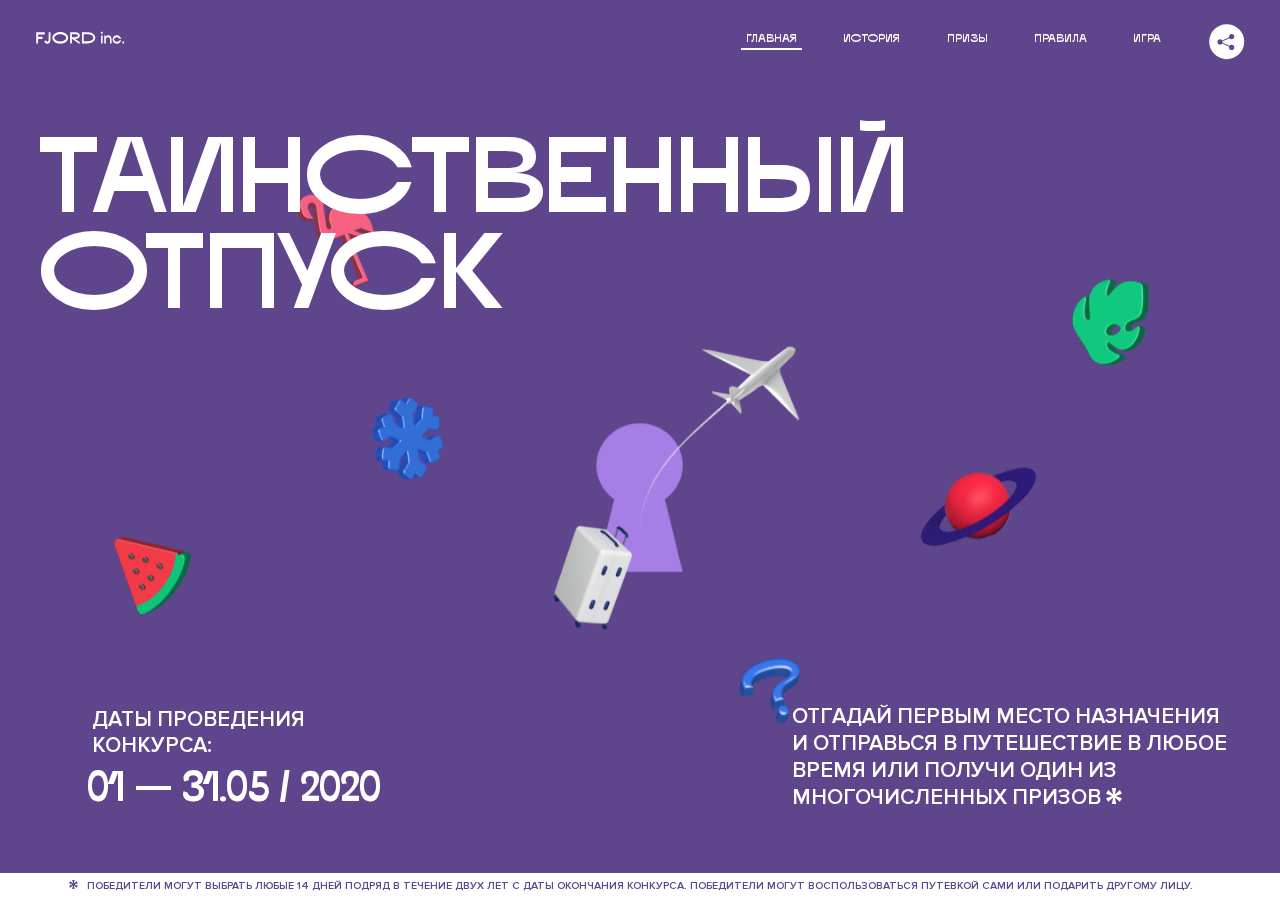
<file: 4/index.html>
<!DOCTYPE html>
<html lang="ru">
<head>
  <meta charset="UTF-8">
  <meta name="description" content="">
  <meta name="viewport" content="width=device-width, initial-scale=1.0">
  <meta http-equiv="X-UA-Compatible" content="ie=edge">
  <title>Mysterious Vacation</title>
  <link rel="stylesheet" href="css/style.min.css">
<link href="css/style.min.css" rel="stylesheet">  <base href="https://htmlacademy-animation.github.io/103788-magic-vacation-1/4/">
</head>
<body>

  <header class="page-header js-header">
    <div class="page-header__wrapper">
      <a href="#" class="page-header__logo" aria-label="Перейти на страницу FJORD.Inc">
        <svg width="100" height="15" viewBox="0 0 100 15" fill="none" xmlns="http://www.w3.org/2000/svg">
          <path d="M0.26 1.4V14H2.276V8.906H7.334V6.44H2.276V3.848H9.872V1.4H0.26ZM12.733 14.36C15.127 14.36 16.243 12.65 16.243 9.5V1.4H14.263V8.96C14.263 11.21 13.723 11.876 12.733 11.876C11.833 11.876 11.473 11.3 11.347 10.58L9.36702 10.94C9.63702 13.046 10.663 14.36 12.733 14.36ZM18.3918 7.7C18.3918 11.372 22.3878 14.36 27.3198 14.36C32.2518 14.36 36.2478 11.372 36.2478 7.7C36.2478 4.028 32.2518 1.04 27.3198 1.04C22.3878 1.04 18.3918 4.028 18.3918 7.7ZM20.6058 7.7C20.6058 5.378 23.6118 3.524 27.3198 3.524C30.9918 3.524 33.9798 5.378 33.9798 7.7C33.9798 10.004 30.9918 11.858 27.3198 11.858C23.6118 11.858 20.6058 10.004 20.6058 7.7ZM40.403 14V8.906H40.799L49.079 14.702V12.38L44.039 8.906H44.201C47.999 8.906 49.277 7.304 49.277 5.162C49.277 3.092 47.999 1.4 44.201 1.4H38.387V14H40.403ZM43.535 3.722C45.785 3.722 47.045 4.136 47.045 5.432C47.045 6.764 45.785 7.034 43.535 7.034H40.403V3.722H43.535ZM51.6936 1.382V14H57.8676C62.7456 14 66.7236 11.534 66.7236 7.7C66.7236 3.848 62.7456 1.382 57.8676 1.382H51.6936ZM53.7096 11.624V3.722H57.5436C61.5396 3.722 64.4916 5.018 64.4916 7.7C64.4916 10.238 61.5396 11.624 57.5436 11.624H53.7096ZM73.1832 14.018H74.9832V5H73.1832V14.018ZM72.9132 1.976C72.9132 2.57 73.3992 3.092 74.0832 3.092C74.7492 3.092 75.2352 2.57 75.2352 1.976C75.2352 1.382 74.7672 0.805999 74.0832 0.805999C73.3812 0.805999 72.9132 1.382 72.9132 1.976ZM76.7867 14H78.5687V9.104C78.7487 8.006 79.5947 6.962 81.0887 6.962C82.1147 6.962 83.2667 7.448 83.2667 9.554V14H85.0487V9.014C85.0487 6.152 83.2307 4.73 81.3587 4.73C79.9187 4.73 79.0727 5.558 78.5687 6.854V5H76.7867V14ZM90.9898 14.27C93.5098 14.27 95.3818 12.506 95.7238 10.328H94.0498C93.7258 11.3 92.6998 12.02 90.9898 12.02C88.8478 12.02 87.7678 10.922 87.7678 9.59C87.7678 8.24 88.8478 6.962 90.9898 6.962C92.7538 6.962 93.7978 7.844 94.0858 8.924H95.7418C95.4358 6.71 93.6178 4.73 90.9898 4.73C88.0918 4.73 86.1298 7.124 86.1298 9.59C86.1298 12.074 88.1278 14.27 90.9898 14.27ZM97.0693 12.938C97.0693 13.658 97.5553 14.144 98.2753 14.144C98.9953 14.144 99.4813 13.658 99.4813 12.938C99.4813 12.2 98.9953 11.714 98.2753 11.714C97.5553 11.714 97.0693 12.2 97.0693 12.938Z" fill="currentColor"></path>
        </svg>
      </a>
      <button class="page-header__toggler js-menu-toggler" type="button" aria-label="Управление мобильным меню"><span>Меню</span></button>
      <nav class="page-header__nav">
        <div class="page-header__menu js-menu" id="menu">
          <ul>
            <li>
              <a class="js-menu-link active" href="#top" data-href="top">главная</a>
            </li>
            <li>
              <a class="js-menu-link" href="#story" data-href="story">история</a>
            </li>
            <li>
              <a class="js-menu-link" href="#prizes" data-href="prizes">призы</a>
            </li>
            <li>
              <a class="js-menu-link" href="#rules" data-href="rules">правила</a>
            </li>
            <li>
              <a class="js-menu-link" href="#game" data-href="game">игра</a>
            </li>
          </ul>
        </div>
        <div class="page-header__social">
          <div class="social-block js-social-block">
            <button class="social-block__toggler" aria-label="Управлять блоком с социальными кнопками">
              <svg width="26" height="22" viewBox="0 0 27 22" fill="none" xmlns="http://www.w3.org/2000/svg">
                <path d="M19.6721 7.43664C21.6273 7.43664 23.213 5.85095 23.213 3.89566C23.213 1.94037 21.6273 0.354675 19.6721 0.354675C17.7168 0.354675 16.1311 1.94037 16.1311 3.89566C16.1311 4.19968 16.1728 4.49178 16.2458 4.77345L7.21751 8.95527C6.57519 8.05214 5.52303 7.46049 4.33078 7.46049C2.37549 7.46049 0.789795 9.04618 0.789795 11.0015C0.789795 12.9568 2.37549 14.5425 4.33078 14.5425C5.52303 14.5425 6.57668 13.9508 7.21751 13.0477L16.2458 17.2295C16.1743 17.5112 16.1311 17.8033 16.1311 18.1073C16.1311 20.0626 17.7168 21.6483 19.6721 21.6483C21.6273 21.6483 23.213 20.0626 23.213 18.1073C23.213 16.152 21.6273 14.5663 19.6721 14.5663C18.4798 14.5663 17.4262 15.158 16.7853 16.0611L7.75701 11.8793C7.82854 11.5976 7.87176 11.3055 7.87176 11.0015C7.87176 10.6974 7.83003 10.4053 7.75701 10.1237L16.7853 5.94186C17.4262 6.84499 18.4783 7.43664 19.6721 7.43664Z" fill="currentColor"></path>
              </svg>
            </button>
            <ul class="social-block__list">
              <li>
                <a class="social-block__link social-block__link--fb" href="#" aria-label="Мы на Facebook">
                  <svg width="8" height="17" viewBox="0 0 8 17" fill="none" xmlns="http://www.w3.org/2000/svg">
                    <path d="M4.24646 16.9899H1.09275L1.05793 8.49828H0V5.30707H1.05793V3.81124C1.05793 1.42084 2.57654 0 5.21735 0H7.41758V3.18585H5.30841C4.28262 3.18585 4.2478 3.48582 4.2478 4.24914V5.30707H7.42964L7.16716 8.49828H4.2478V16.9899H4.24646Z" fill="currentColor"></path>
                  </svg>
                </a>
              </li>
              <li>
                <a class="social-block__link social-block__link--insta" href="#" aria-label="Мы в Instagram">
                  <svg width="15" height="15" viewBox="0 0 15 15" fill="none" xmlns="http://www.w3.org/2000/svg">
                    <path d="M11.0197 0H4.19806C2.14246 0 0.471191 1.66993 0.471191 3.72285V10.5499C0.471191 12.6082 2.14112 14.2727 4.19806 14.2727H11.0197C13.0753 14.2727 14.7466 12.6082 14.7466 10.5499V3.72285C14.7466 1.67127 13.0753 0 11.0197 0ZM11.0197 12.4849H4.19806C3.13076 12.4849 2.26432 11.6158 2.26432 10.5512V3.72419C2.26432 2.65956 3.13076 1.79715 4.19806 1.79715H11.0197C12.087 1.79715 12.9535 2.6609 12.9535 3.72419V10.5512C12.9535 11.6145 12.087 12.4849 11.0197 12.4849Z" fill="currentColor"></path>
                    <path d="M7.60887 3.11084C5.38989 3.11084 3.58203 4.9187 3.58203 7.14036C3.58203 9.35532 5.38989 11.1645 7.60887 11.1645C9.83053 11.1645 11.6357 9.35666 11.6357 7.14036C11.6357 4.9187 9.83053 3.11084 7.60887 3.11084ZM7.60887 9.36871C6.37551 9.36871 5.37784 8.37372 5.37784 7.14036C5.37784 5.90699 6.37551 4.90665 7.60887 4.90665C8.83822 4.90665 9.84259 5.90833 9.84259 7.14036C9.84392 8.37238 8.83822 9.36871 7.60887 9.36871Z" fill="currentColor"></path>
                    <path d="M11.3573 2.35962C10.8256 2.35962 10.3931 2.79752 10.3931 3.32381C10.3931 3.85546 10.8256 4.29336 11.3573 4.29336C11.8862 4.29336 12.3215 3.85546 12.3215 3.32381C12.3215 2.79752 11.8862 2.35962 11.3573 2.35962Z" fill="currentColor"></path>
                  </svg>
                </a>
              </li>
              <li>
                <a class="social-block__link social-block__link--vk" href="#" aria-label="Мы ВКонтакте">
                  <svg width="17" height="10" viewBox="0 0 17 10" fill="none" xmlns="http://www.w3.org/2000/svg">
                    <path d="M14.1234 4.9002C14.1234 4.9002 16.3623 1.72708 16.5866 0.680242C16.6595 0.312285 16.4947 0.103188 16.1069 0.103188C16.1069 0.103188 14.8193 0.103188 14.168 0.103188C13.7235 0.103188 13.5587 0.293278 13.4235 0.579768C13.4235 0.579768 12.3724 2.82553 11.0969 4.24712C10.6861 4.70333 10.4781 4.84318 10.2511 4.84318C10.0646 4.84318 9.98625 4.6911 9.98625 4.27834V0.649016C9.98625 0.147997 9.92545 0.00135496 9.5066 0.00135496H6.39628C6.15578 0.00135496 6.0085 0.134417 6.0085 0.324506C6.0085 0.801084 6.73406 0.908351 6.73406 2.20231V4.87305C6.73406 5.40529 6.70569 5.61575 6.45303 5.61575C5.78016 5.61575 4.19528 3.30618 3.30623 0.678887C3.12923 0.145282 2.93737 0 2.43475 0H0.486409C0.205373 0 0 0.190085 0 0.476576C0 0.991172 0.60666 3.40801 2.99277 6.64358C4.59927 8.8201 6.70569 10 8.60269 10C9.76196 10 10.0416 9.80312 10.0416 9.31432V7.63883C10.0416 7.22607 10.2065 7.04956 10.4429 7.04956C10.7078 7.04956 11.1847 7.13238 12.2805 8.22268C13.5843 9.47862 13.6762 10 14.3896 10H16.5676C16.7919 10 17 9.89273 17 9.52342C17 9.02919 16.3623 8.15343 15.384 7.10659C14.9801 6.56755 14.3302 5.98914 14.1248 5.72301C13.8275 5.40801 13.9154 5.23014 14.1234 4.9002Z" fill="currentColor"></path>
                  </svg>
                </a>
              </li>
            </ul>
          </div>
        </div>
      </nav>
    </div>
  </header>

  <main class="page-content">

    <section class="animation-screen"></section>

    <section class="screen screen--hidden screen--intro js-scrollspy" id="top">
      <div class="screen__wrapper">
        <div class="intro">
          <h1 class="intro__title">Таинственный отпуск</h1>
          <div class="intro__content">
            <div class="intro__info">
              <p class="intro__label">Даты проведения конкурса:</p>
              <p class="intro__date">01 — 31.05 / 2020</p>
            </div>
            <div class="intro__message">
              <p>
                Отгадай первым место назначения и&nbsp;отправься в&nbsp;путешествие в&nbsp;любое время или получи один из многочисленных призов
                <svg width="16" height="16" viewBox="0 0 10 10" fill="none" xmlns="http://www.w3.org/2000/svg">
                  <path d="M0 6.35337L3.90271 4.99012L0 3.64663L1.34615 1.32374L4.44287 4.01073L3.67364 0H6.34615L5.57692 4.01073L8.65385 1.32374L10 3.64663L6.13405 4.99012L10 6.35337L8.65385 8.65651L5.57692 5.98927L6.34615 10H3.67364L4.44287 5.96952L1.34615 8.65651L0 6.35337Z" fill="currentColor"></path>
                </svg>
              </p>
            </div>
          </div>
        </div>
      </div>
      <div class="screen__footer js-footer">
        <button class="screen__footer-enlarge js-footer-toggler" type="button" aria-label="Показать сообщение">
          <svg width="10" height="10" viewBox="0 0 10 10" fill="none" xmlns="http://www.w3.org/2000/svg">
            <path d="M0 6.35337L3.90271 4.99012L0 3.64663L1.34615 1.32374L4.44287 4.01073L3.67364 0H6.34615L5.57692 4.01073L8.65385 1.32374L10 3.64663L6.13405 4.99012L10 6.35337L8.65385 8.65651L5.57692 5.98927L6.34615 10H3.67364L4.44287 5.96952L1.34615 8.65651L0 6.35337Z" fill="currentColor"></path>
          </svg>
        </button>
        <button class="screen__footer-collapse js-footer-toggler" type="button" aria-label="Скрыть сообщение">
          <svg width="13" height="13" viewBox="0 0 13 13" fill="none" xmlns="http://www.w3.org/2000/svg">
            <line x1="12.3536" y1="0.353553" x2="0.738349" y2="11.9688" stroke="currentColor"></line>
            <line x1="0.738319" y1="0.539925" x2="12.3535" y2="12.1551" stroke="currentColor"></line>
          </svg>
        </button>
        <div class="screen__footer-wrapper">
          <div class="screen__footer-announce">
            <p class="screen__footer-label">Даты проведения конкурса:</p>
            <p class="screen__footer-date">01 — 31.05 / 2020</p>
          </div>
          <div class="screen__footer-note">
            <p>
              <svg width="10" height="10" viewBox="0 0 10 10" fill="none" xmlns="http://www.w3.org/2000/svg">
                <path d="M0 6.35337L3.90271 4.99012L0 3.64663L1.34615 1.32374L4.44287 4.01073L3.67364 0H6.34615L5.57692 4.01073L8.65385 1.32374L10 3.64663L6.13405 4.99012L10 6.35337L8.65385 8.65651L5.57692 5.98927L6.34615 10H3.67364L4.44287 5.96952L1.34615 8.65651L0 6.35337Z" fill="currentColor"></path>
              </svg>
              <span>Победители могут выбрать любые 14 дней подряд в&nbsp;течение двух лет с&nbsp;даты окончания конкурса. Победители могут воспользоваться путевкой сами или подарить другому лицу.</span>
            </p>
          </div>
        </div>
      </div>
    </section>

    <section class="screen screen--hidden screen--story js-scrollspy" id="story">

      <div class="slider swiper-container js-slider">

        <div class="swiper-wrapper">

          <div class="slider__item swiper-slide">
            <h2 class="slider__item-title">История</h2>
            <p class="slider__item-text">Джеймс Таргет был основателем компании &laquo;Fjord Inc.&raquo;. С&nbsp;1965 года &laquo;Fjord Inc.&raquo; прославилась надёжными и&nbsp;удобными чемоданами и&nbsp;аксессуарами для туристов.</p>
          </div>

          <div class="slider__item swiper-slide">
            <p class="slider__item-text">Когда Джеймсу было 7&nbsp;лет, в&nbsp;их&nbsp;доме гостил дядюшка и&nbsp;развлекал детей рассказами о&nbsp;своей поездке в&nbsp;место, показавшееся малышу Таргету невероятным. Тогда Джеймс решил, что однажды посетит его, но&nbsp;не&nbsp;будет рассказывать о&nbsp;мечте, пока не&nbsp;осуществит.</p>
          </div>

          <div class="slider__item swiper-slide">
            <p class="slider__item-text">Джеймс Таргет стал увлеченным путешественником. Он&nbsp;посетил 5&nbsp;континентов, 126&nbsp;стран.</p>
          </div>

          <div class="slider__item swiper-slide">
            <p class="slider__item-text">Он&nbsp;сплавлялся по&nbsp;Амазонке и&nbsp;погружался в&nbsp;пещеры Франции, медитировал в&nbsp;горах Тибета и&nbsp;пожимал руку вождя племени Акугауа.</p>
          </div>

          <div class="slider__item swiper-slide">
            <p class="slider__item-text">Из&nbsp;своих поездок Джеймс Таргет привозил идеи, как сделать свои чемоданы &laquo;Fjord Inc.&raquo; удобными и&nbsp;приспособленными к&nbsp;разным дорожным условиям.</p>
          </div>

          <div class="slider__item swiper-slide">
            <p class="slider__item-text">Всё это время Джеймс не&nbsp;оставлял идею поездки своей мечты. Однако, как только он&nbsp;брался за&nbsp;планирование, возникали препятствия, не&nbsp;позволяющие отправиться туда.</p>
          </div>

          <div class="slider__item swiper-slide">
            <p class="slider__item-text">В&nbsp;возрасте 67&nbsp;лет Джеймс Таргет попал под лавину и&nbsp;погиб. В&nbsp;своём завещании он&nbsp;поручил отправить в&nbsp;заветное путешествие трёх смельчаков, единых с&nbsp;ним духом.</p>
          </div>

          <div class="slider__item swiper-slide">
            <p class="slider__item-text">Тех, кто сможет узнать таинственное место, задавая вопросы специально обученному ИИ&nbsp;&laquo;Соне&raquo;, ждет фантастическое путешествие.</p>
          </div>
        </div>
        <div class="slider__controls">
          <button class="slider__control slider__control--prev js-control-prev" type="button" aria-label="Показать предыдущую историю">
            <svg width="12" height="22" viewBox="0 0 12 22" fill="none" xmlns="http://www.w3.org/2000/svg">
              <path d="M11 1L1 11L11 21" stroke="currentColor" stroke-width="2" stroke-linejoin="round"></path>
            </svg>
          </button>
          <button class="slider__control slider__control--next js-control-next" type="button" aria-label="Показать следующую историю">
            <svg width="12" height="22" viewBox="0 0 12 22" fill="none" xmlns="http://www.w3.org/2000/svg">
              <path d="M1 1L11 11L1 21" stroke="currentColor" stroke-width="2" stroke-linejoin="round"></path>
            </svg>
          </button>
        </div>
        <div class="slider__pagination swiper-pagination"></div>
      </div>
    </section>

    <section class="screen screen--hidden screen--prizes js-scrollspy" id="prizes">
      <div class="screen__wrapper">
        <div class="prizes">
          <h2 class="prizes__title">ПРизы</h2>
          <div class="prizes__lead">
            <p>Найди ответ и&nbsp;получи один из&nbsp;призов:</p>
          </div>
          <ul class="prizes__list">
            <li class="prizes__item prizes__item--journeys">
              <div class="prizes__icon">
                <picture>
                  <source srcset="img/prize1-mob.svg" media="(orientation: portrait)">
                  <img src="img/prize1.svg" alt="">
                </picture>
              </div>
              <p class="prizes__desc">
                <b>3</b>
                <span>загадочных путешествия</span>
              </p>
            </li>
            <li class="prizes__item prizes__item--cases">
              <div class="prizes__icon">
                <picture>
                  <source srcset="img/prize2-mob.svg" media="(orientation: portrait)">
                  <img src="img/prize2.svg" alt="">
                </picture>
              </div>
              <p class="prizes__desc">
                <b>7</b>
                <span>надежных чемоданов</span>
              </p>
            </li>
            <li class="prizes__item prizes__item--codes">
              <div class="prizes__icon">
                <picture>
                  <source srcset="img/prize3-mob.svg" media="(orientation: portrait)">
                  <img src="img/prize3.svg" alt="">
                </picture>
              </div>
              <p class="prizes__desc">
                <b>900</b>
                <span>
                  промокодов на&nbsp;скидку 15%
                  <svg width="10" height="10" viewBox="0 0 10 10" fill="none" xmlns="http://www.w3.org/2000/svg">
                    <path d="M0 6.35337L3.90271 4.99012L0 3.64663L1.34615 1.32374L4.44287 4.01073L3.67364 0H6.34615L5.57692 4.01073L8.65385 1.32374L10 3.64663L6.13405 4.99012L10 6.35337L8.65385 8.65651L5.57692 5.98927L6.34615 10H3.67364L4.44287 5.96952L1.34615 8.65651L0 6.35337Z" fill="currentColor"></path>
                  </svg>
                </span>
              </p>
            </li>
          </ul>
        </div>
      </div>
      <div class="screen__footer js-footer">
        <button class="screen__footer-enlarge js-footer-toggler" type="button" aria-label="Показать сообщение">
          <svg width="10" height="10" viewBox="0 0 10 10" fill="none" xmlns="http://www.w3.org/2000/svg">
            <path d="M0 6.35337L3.90271 4.99012L0 3.64663L1.34615 1.32374L4.44287 4.01073L3.67364 0H6.34615L5.57692 4.01073L8.65385 1.32374L10 3.64663L6.13405 4.99012L10 6.35337L8.65385 8.65651L5.57692 5.98927L6.34615 10H3.67364L4.44287 5.96952L1.34615 8.65651L0 6.35337Z" fill="currentColor"></path>
          </svg>
        </button>
        <button class="screen__footer-collapse js-footer-toggler" type="button" aria-label="Скрыть сообщение">
          <svg width="13" height="13" viewBox="0 0 13 13" fill="none" xmlns="http://www.w3.org/2000/svg">
            <line x1="12.3536" y1="0.353553" x2="0.738349" y2="11.9688" stroke="currentColor"></line>
            <line x1="0.738319" y1="0.539925" x2="12.3535" y2="12.1551" stroke="currentColor"></line>
          </svg>
        </button>
        <div class="screen__footer-wrapper">
          <div class="screen__footer-announce">
            <p class="screen__footer-label">Даты проведения конкурса:</p>
            <p class="screen__footer-date">01 — 31.05 / 2020</p>
          </div>
          <div class="screen__footer-note">
            <p>
              <svg width="10" height="10" viewBox="0 0 10 10" fill="none" xmlns="http://www.w3.org/2000/svg">
                <path d="M0 6.35337L3.90271 4.99012L0 3.64663L1.34615 1.32374L4.44287 4.01073L3.67364 0H6.34615L5.57692 4.01073L8.65385 1.32374L10 3.64663L6.13405 4.99012L10 6.35337L8.65385 8.65651L5.57692 5.98927L6.34615 10H3.67364L4.44287 5.96952L1.34615 8.65651L0 6.35337Z" fill="currentColor"></path>
              </svg>
              <span>Скидка&nbsp;15% на&nbsp;единоразовое приобретение путёвки с&nbsp;1&nbsp;июня 2020 по&nbsp;31&nbsp;мая 2022&nbsp;года. Суммируется с&nbsp;другими акциями</span>
            </p>
          </div>
        </div>
      </div>
    </section>

    <section class="screen screen--hidden screen--rules js-scrollspy" id="rules">
      <div class="screen__wrapper">
        <div class="rules">
          <h2 class="rules__title">Правила</h2>
          <div class="rules__lead">
            <p>Для того чтобы получить наследство Джеймса Таргета, тебе нужно выведать у&nbsp;&laquo;Сони&raquo;, куда предстоит отправиться тебе в&nbsp;случае победы</p>
          </div>
          <ol class="rules__list">
            <li class="rules__item">
              <p>Тебе отводится <br>5&nbsp;минут</p>
            </li>
            <li class="rules__item">
              <p>Задавай любые вопросы в&nbsp;текстовом поле</p>
            </li>
            <li class="rules__item">
              <p>Нажимай кнопку &laquo;Узнать&raquo;, чтобы получить ответ</p>
            </li>
            <li class="rules__item">
              <p>&laquo;Соня&raquo; может отвечать только&nbsp;Да или Нет</p>
            </li>
          </ol>
          <a href="#game" class="rules__link btn">Погнали!</a>
        </div>
      </div>
      <div class="screen__disclaimer">
        <div class="disclaimer">
          <ul>
            <li>
              <a href="#">Правовая информация</a>
            </li>
            <li>
              <a href="#">Подробные правила</a>
            </li>
          </ul>
        </div>
      </div>
    </section>

    <section class="screen screen--hidden screen--game js-scrollspy" id="game">
      <div class="screen__wrapper">
        <div class="game">
          <div class="game__header">
            <h2 class="game__title">Игра</h2>
            <div class="game__counter">
              <span>05</span>:<span>00</span>
            </div>
          </div>
          <div class="game__body">
            <div class="chat">
              <div class="chat__body js-chat">
                <ul class="chat__list" id="messages"></ul>
              </div>
              <div class="chat__footer">
                <form action="#" method="post" class="form" id="message-form">
                  <label for="message-field" class="visually-hidden">Поле для ввода вопроса</label>
                  <input type="text" class="form__field" id="message-field">
                  <button class="form__button btn">
                    Узнать
                    <svg width="18" height="19" viewBox="0 0 18 19" fill="none" xmlns="http://www.w3.org/2000/svg">
                      <path stroke="currentColor" stroke-width="2" d="M9 19V1"></path>
                      <path d="M1 9l8-8 8 8" stroke="currentColor" stroke-width="2" stroke-linejoin="round"></path>
                    </svg>
                  </button>
                </form>
              </div>
            </div>
          </div>
          <!-- временные кнопки для показа результата -->
          <div class="game__buttons">
            <button class="game__button btn js-show-result" type="button" data-target="result">Положительный результат</button>
            <button class="game__button btn js-show-result" type="button" data-target="result2">Положительный результат - 2</button>
            <button class="game__button btn js-show-result" type="button" data-target="result3">Отрицательный результат</button>
          </div>
        </div>
      </div>
    </section>

    <section class="screen screen--hidden screen--result" id="result">
      <div class="screen__wrapper">
        <div class="result result--trip">
          <div class="result__image">
            <picture>
              <source srcset="img/result1-mob.png 1x, img/result1-mob@2x.png 2x" media="(max-width: 768px) and (orientation: portrait)">
              <img src="img/result1.png" srcset="img/result1@2x.png 2x" alt="">
            </picture>
          </div>
          <h2 class="result__title">
            <span class="visually-hidden">ПОбеда!</span>
            <svg xmlns="http://www.w3.org/2000/svg" viewBox="0 0 568.85 109.24">
              <path d="M16,24.44V92H2.6V8H75V92H61.52V24.44H16Z" transform="translate(-2.1 -1.5)" fill="none" stroke="currentColor"></path>
              <path d="M148.76,5.6c32.88,0,59.52,19.92,59.52,44.4s-26.64,44.4-59.52,44.4S89.24,74.48,89.24,50,115.88,5.6,148.76,5.6Zm0,72.12c24.48,0,44.4-12.36,44.4-27.72s-19.92-27.84-44.4-27.84C124,22.16,104,34.52,104,50S124,77.72,148.76,77.72Z" transform="translate(-2.1 -1.5)" fill="none" stroke="currentColor"></path>
              <path d="M287.36,8V24.44H236v14.4h25.32c25.44,0,34,11.16,34,26.52,0,15.6-8.52,26.64-34,26.64H222.56V8h64.8ZM256.88,76.52c15.12,0,23.52-2,23.52-11.52S272,54.44,256.88,54.44H236V76.52h20.88Z" transform="translate(-2.1 -1.5)" fill="none" stroke="currentColor"></path>
              <path d="M371.47,8V24.44H320.84V41.6h33.6V58h-33.6V75.56h50.64V92H307.4V8h64.08Z" transform="translate(-2.1 -1.5)" fill="none" stroke="currentColor"></path>
              <path d="M382.39,110.24V75.56h7.44c4.56-4.68,7.8-18.36,8.76-56L399,8h48.6V75.56h10v34.68H442.87V92H397v18.24H382.39Zm51.72-34.68V24.44H411.55v3.12c-0.48,22.44-3.24,37.68-7.2,48h29.76Z" transform="translate(-2.1 -1.5)" fill="none" stroke="currentColor"></path>
              <path d="M463.75,92l28-84h27.12l28.08,84H533.47l-7.8-23.52h-37.8L480.07,92H463.75Zm56.64-40L507,11.84,493.51,52h26.88Z" transform="translate(-2.1 -1.5)" fill="none" stroke="currentColor"></path>
              <path d="M554.12,70.4L555.55,2H569l1.44,68.4H554.12Zm8.28,6.36c4.8,0,8,3.24,8,8.16a8,8,0,1,1-16.08,0C554.35,80,557.59,76.76,562.39,76.76Z" transform="translate(-2.1 -1.5)" fill="none" stroke="currentColor"></path>
            </svg>
          </h2>
          <div class="result__text">
            <p>ты&nbsp;отправляешься в&nbsp;Арктику!</p>
          </div>
          <div class="result__form">
            <form action="#" method="post" class="form form--result">
              <label for="email-field" class="form__label">зарегистрируй результат</label>
              <input type="email" class="form__field" id="email-field" placeholder="e-mail для регистации результата и получения приза" required="">
              <button class="form__button btn">
                отправить
                <svg width="18" height="19" viewBox="0 0 18 19" fill="none" xmlns="http://www.w3.org/2000/svg">
                  <path stroke="currentColor" stroke-width="2" d="M9 19V1"></path>
                  <path d="M1 9l8-8 8 8" stroke="currentColor" stroke-width="2" stroke-linejoin="round"></path>
                </svg>
              </button>
            </form>
          </div>
        </div>
      </div>
    </section>

    <section class="screen screen--hidden screen--result" id="result2">
      <div class="screen__wrapper">
        <div class="result result--prize">
          <div class="result__image">
            <picture>
              <source srcset="img/result2-mob.png 1x, img/result2-mob@2x.png 2x" media="(max-width: 768px) and (orientation: portrait)">
              <img src="img/result2.png" srcset="img/result2@2x.png 2x" alt="">
            </picture>
          </div>
          <h2 class="result__title">
            <span class="visually-hidden">ПОбеда!</span>
            <svg xmlns="http://www.w3.org/2000/svg" viewBox="0 0 568.85 109.24">
              <path d="M16,24.44V92H2.6V8H75V92H61.52V24.44H16Z" transform="translate(-2.1 -1.5)" fill="none" stroke="currentColor"></path>
              <path d="M148.76,5.6c32.88,0,59.52,19.92,59.52,44.4s-26.64,44.4-59.52,44.4S89.24,74.48,89.24,50,115.88,5.6,148.76,5.6Zm0,72.12c24.48,0,44.4-12.36,44.4-27.72s-19.92-27.84-44.4-27.84C124,22.16,104,34.52,104,50S124,77.72,148.76,77.72Z" transform="translate(-2.1 -1.5)" fill="none" stroke="currentColor"></path>
              <path d="M287.36,8V24.44H236v14.4h25.32c25.44,0,34,11.16,34,26.52,0,15.6-8.52,26.64-34,26.64H222.56V8h64.8ZM256.88,76.52c15.12,0,23.52-2,23.52-11.52S272,54.44,256.88,54.44H236V76.52h20.88Z" transform="translate(-2.1 -1.5)" fill="none" stroke="currentColor"></path>
              <path d="M371.47,8V24.44H320.84V41.6h33.6V58h-33.6V75.56h50.64V92H307.4V8h64.08Z" transform="translate(-2.1 -1.5)" fill="none" stroke="currentColor"></path>
              <path d="M382.39,110.24V75.56h7.44c4.56-4.68,7.8-18.36,8.76-56L399,8h48.6V75.56h10v34.68H442.87V92H397v18.24H382.39Zm51.72-34.68V24.44H411.55v3.12c-0.48,22.44-3.24,37.68-7.2,48h29.76Z" transform="translate(-2.1 -1.5)" fill="none" stroke="currentColor"></path>
              <path d="M463.75,92l28-84h27.12l28.08,84H533.47l-7.8-23.52h-37.8L480.07,92H463.75Zm56.64-40L507,11.84,493.51,52h26.88Z" transform="translate(-2.1 -1.5)" fill="none" stroke="currentColor"></path>
              <path d="M554.12,70.4L555.55,2H569l1.44,68.4H554.12Zm8.28,6.36c4.8,0,8,3.24,8,8.16a8,8,0,1,1-16.08,0C554.35,80,557.59,76.76,562.39,76.76Z" transform="translate(-2.1 -1.5)" fill="none" stroke="currentColor"></path>
            </svg>
          </h2>
          <div class="result__text">
            <p>чемодан &laquo;Fjord&nbsp;Inc.&raquo;&nbsp;твой</p>
          </div>
          <div class="result__form">
            <form action="#" method="post" class="form form--result">
              <label for="email-field2" class="form__label">зарегистрируй результат</label>
              <input type="email" class="form__field" id="email-field2" placeholder="e-mail для регистации результата и получения приза" required="">
              <button class="form__button btn">
                отправить
                <svg width="18" height="19" viewBox="0 0 18 19" fill="none" xmlns="http://www.w3.org/2000/svg">
                  <path stroke="currentColor" stroke-width="2" d="M9 19V1"></path>
                  <path d="M1 9l8-8 8 8" stroke="currentColor" stroke-width="2" stroke-linejoin="round"></path>
                </svg>
              </button>
            </form>
          </div>
        </div>
      </div>
    </section>

    <section class="screen screen--hidden screen--result" id="result3">
      <div class="screen__wrapper">
        <div class="result result--negative">
          <div class="result__image">
            <picture>
              <source srcset="img/result3-mob.png 1x, img/result3-mob@2x.png 2x" media="(max-width: 768px) and (orientation: portrait)">
              <img src="img/result3.png" srcset="img/result3@2x.png 2x" alt="">
            </picture>
          </div>
          <h2 class="result__title">
            <span class="visually-hidden">Не угадал!</span>
            <svg xmlns="http://www.w3.org/2000/svg" viewBox="0 0 660.77 109.24">
              <path d="M2.66,92V8H16.1V42.2H53.3V8H66.74V92H53.3V58.64H16.1V92H2.66Z" transform="translate(-2.16 -1.5)" fill="none" stroke="currentColor"></path>
              <path d="M147.62,8V24.44H97V41.6h33.6V58H97V75.56h50.64V92H83.54V8h64.08Z" transform="translate(-2.16 -1.5)" fill="none" stroke="currentColor"></path>
              <path d="M199.22,8l20.52,42.36L235.34,8h16.44l-31,84H204.38l9.48-25.92L185.78,8h13.44Z" transform="translate(-2.16 -1.5)" fill="none" stroke="currentColor"></path>
              <path d="M273.74,24.44V92H260.3V8h50.16V24.44H273.74Z" transform="translate(-2.16 -1.5)" fill="none" stroke="currentColor"></path>
              <path d="M307.1,92l28-84h27.12l28.08,84H376.82L369,68.48h-37.8L323.42,92H307.1Zm56.64-40L350.3,11.84,336.86,52h26.88Z" transform="translate(-2.16 -1.5)" fill="none" stroke="currentColor"></path>
              <path d="M396.38,110.24V75.56h7.44c4.56-4.68,7.8-18.36,8.76-56L412.94,8h48.6V75.56h10v34.68H456.86V92H411v18.24H396.38ZM448.1,75.56V24.44H425.54v3.12c-0.48,22.44-3.24,37.68-7.2,48H448.1Z" transform="translate(-2.16 -1.5)" fill="none" stroke="currentColor"></path>
              <path d="M477.74,92l28-84h27.12L560.9,92H547.46l-7.8-23.52h-37.8L494.06,92H477.74Zm56.64-40-13.44-40.2L507.5,52h26.88Z" transform="translate(-2.16 -1.5)" fill="none" stroke="currentColor"></path>
              <path d="M568.7,76.88a13.77,13.77,0,0,0,5,1c6.6,0,10.44-6.24,12-58.32L586.22,8h46.2V92H619V24.44H598.82l-0.12,3.12C597.14,81,589,94.4,573.74,94.4a28.55,28.55,0,0,1-6.72-.84Z" transform="translate(-2.16 -1.5)" fill="none" stroke="currentColor"></path>
              <path d="M646.1,70.4L647.54,2H661l1.44,68.4H646.1Zm8.28,6.36c4.8,0,8,3.24,8,8.16a8,8,0,0,1-16.08,0C646.34,80,649.58,76.76,654.38,76.76Z" transform="translate(-2.16 -1.5)" fill="none" stroke="currentColor"></path>
            </svg>
          </h2>
          <button class="result__button js-play" type="button">
            не сдавайся!
            <span>
              <svg width="27" height="22" viewBox="0 0 27 22" fill="none" xmlns="http://www.w3.org/2000/svg">
                <path d="M10.6899 1.47998C5.42992 1.47998 1.16992 5.73998 1.16992 11C1.16992 16.26 5.42992 20.52 10.6899 20.52C15.9499 20.52 20.2099 16.26 20.2099 11V7.13998" stroke="currentColor" stroke-width="2" stroke-miterlimit="10"></path>
                <path d="M15.1099 12.5099L20.1499 7.13989L25.3099 12.6299" stroke="currentColor" stroke-width="2" stroke-miterlimit="10" stroke-linejoin="round"></path>
              </svg>
            </span>
          </button>
        </div>
      </div>
    </section>

  </main>

<script src="js/script.js"></script></body>
</html>
</file>
